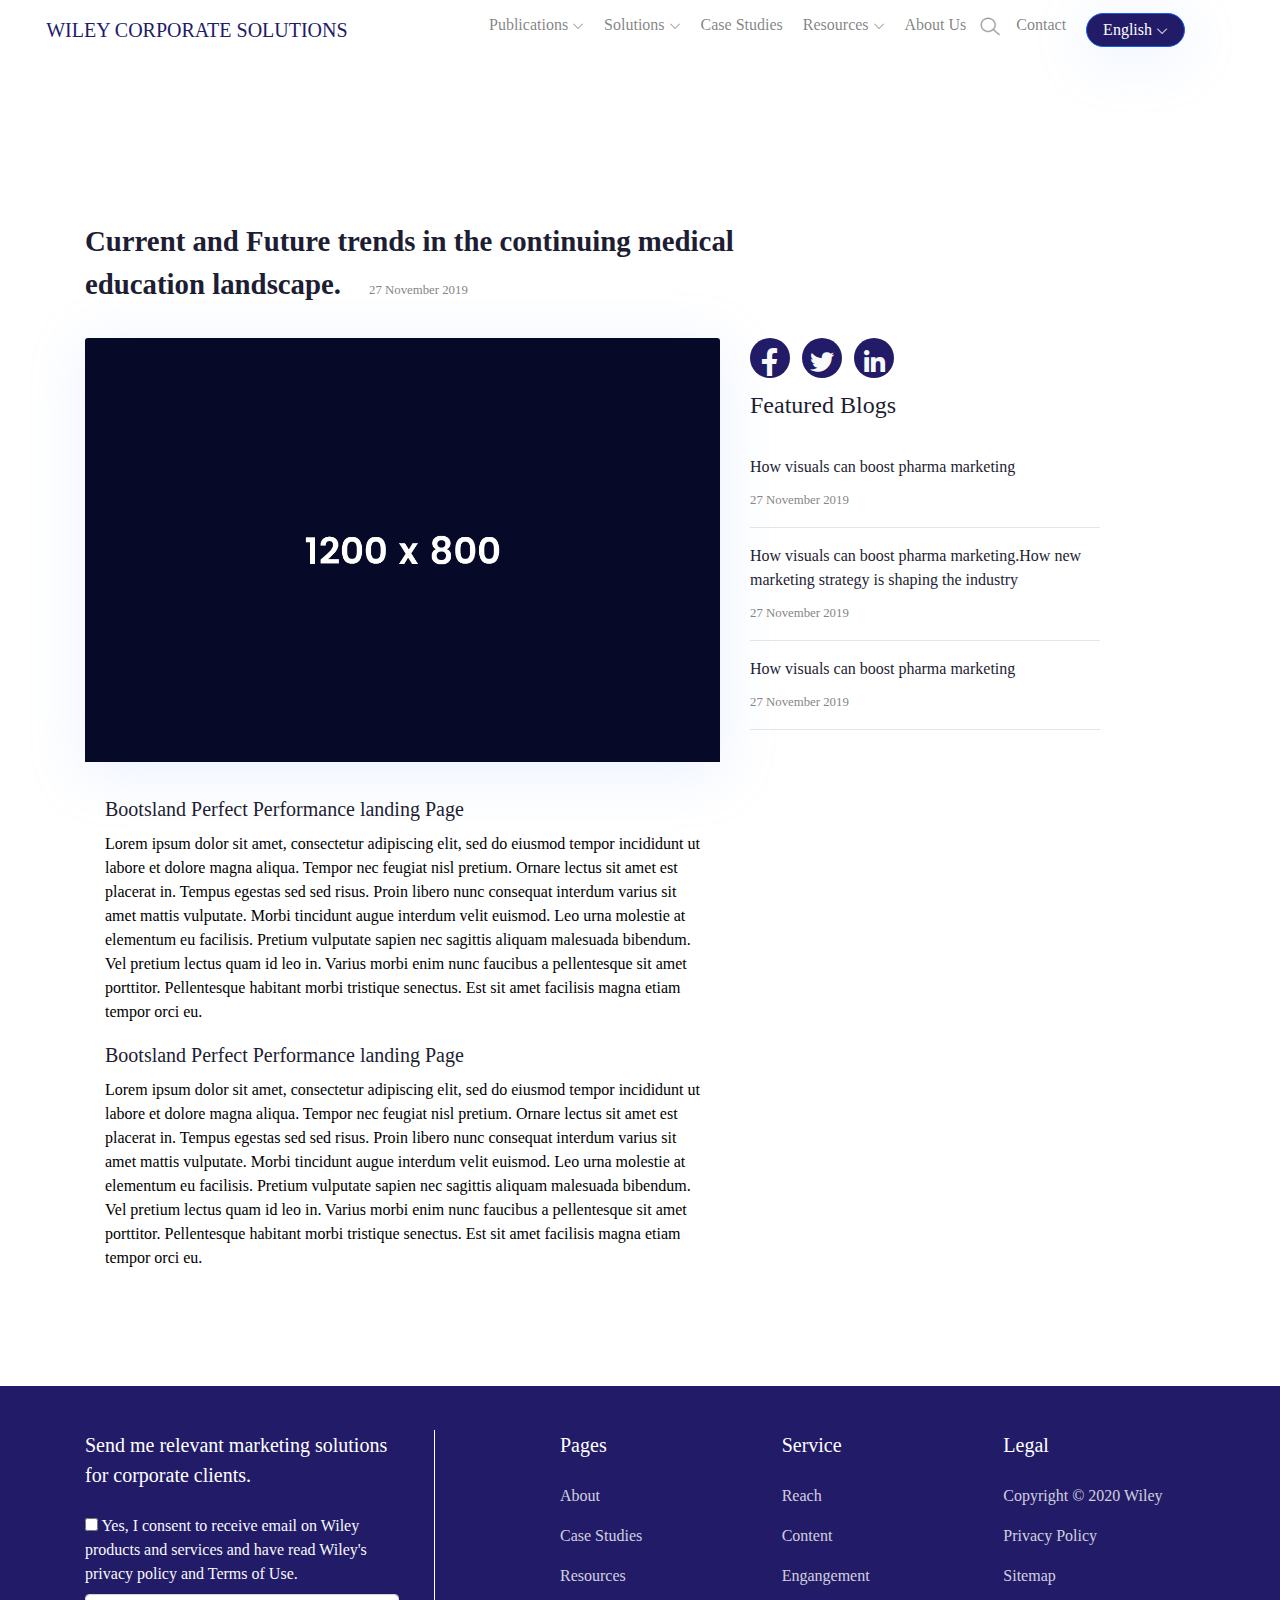
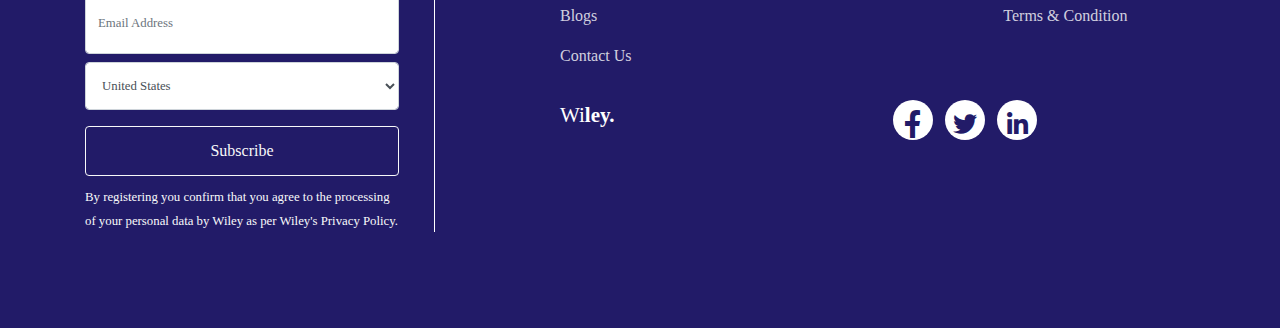
<file: blog-1.html>
<!DOCTYPE html>
<html lang="en">
<head>

<!-- meta tags -->
<meta charset="utf-8">
<meta http-equiv="X-UA-Compatible" content="IE=edge">
<meta name="keywords" content="bootstrap 4, premium, multipurpose, sass, scss, saas" />
<meta name="description" content="Bootstrap 4 Landing Page Template" />
<meta name="author" content="www.wcs.com" />
<meta name="viewport" content="width=device-width, initial-scale=1, shrink-to-fit=no">

<!-- Title -->
<title>Wiley Corporate Solution</title>

<!-- Favicon Icon -->
<link rel="shortcut icon" href="assets/images/wiley.png" />

<!-- inject css start -->

<link href="assets/css/theme-plugin.css" rel="stylesheet" />
<link href="assets/css/theme.min.css" rel="stylesheet" />

<!-- inject css end -->

</head>

<body>

<!-- page wrapper start -->

<div class="page-wrapper">
  
<!-- preloader start -->

<div id="ht-preloader">
  <div class="loader clear-loader">
    <span></span>
    <p>WCS</p>
  </div>
</div>

<!-- preloader end -->

<!--header start-->

<header class="site-header">
  <div id="header-wrap">
    <div class="container">
      <div class="row">
        <!--menu start-->
        <div class="col d-flex align-items-center justify-content-between">
          <a class="navbar-brand logo mb-0" href="index.html">
              Wiley Corporate Solutions<span class="text-primary font-weight-bold"> </span>
            </a>
          <nav class="navbar navbar-expand-lg navbar-light ml-auto">            
            <button class="navbar-toggler" type="button" data-toggle="collapse" data-target="#navbarNav" aria-expanded="false" aria-label="Toggle navigation"> <span class="navbar-toggler-icon"></span>
            </button>
            <div class="collapse navbar-collapse" id="navbarNav">
              <ul class="navbar-nav ml-auto">
                <li class="nav-item dropdown"> <a class="nav-link" href="#" data-toggle="dropdown">Publications <i class="las la-angle-down"></i></a>
                  <ul class="dropdown-menu penu" style="margin-top:-2%">
                    <!-- <li class="d-flex"><a class="dropdown-item" href="index.html">Psychology</a>
                    </li>
                      <li class="d-flex"><a class="dropdown-item" href="index.html">Physical Science & Engineering</a></li>
                    <li class="d-flex"><a class="dropdown-item" href="index.html">Veterinary Medicine</a><a class="dropdown-item" href="index.html">Law & Criminology</a>
                    </li> -->
                      <div style="float: left;"> 
                    <li><a class="dropdown-item" href="index-3.html">Medicine</a>
                    </li>
                    <li><a class="dropdown-item" href="index-8.html">Physical Sciences & Engineering</a>
                    </li>
                    <li><a class="dropdown-item" href="index-3.html">Chemistry</a>
                    </li>
                    <li><a class="dropdown-item" href="index-7.html">Life Sciences</a>
                    </li>
                    <li><a class="dropdown-item" href="index-5.html">Nursing, Detistry & Healthcare</a>
                    </li>
                    <li><a class="dropdown-item" href="index-3.html">Psychology</a>
                    </li>
                    <li><a class="dropdown-item" href="index-4.html">Veterinary Medicine</a>
                    </li>
                   </div>
                   
                   <div style="float: left;"> 
                    <li><a class="dropdown-item" href="index-7.html">Agriculture, Aquaculture & Fish Science</a>
                    </li>
                    <li><a class="dropdown-item" href="index-8.html">Business, Economics, Finance & Accounting </a>
                    </li>
                    <li><a class="dropdown-item" href="index-7.html">Social & Behavioral Sciences</a>
                    </li>
                    <li><a class="dropdown-item" href="index-6.html">Mathematics & Statistics</a>
                    </li>
                    <li><a class="dropdown-item" href="index-9.html">Earth, Space & Environmental Sciences</a>
                    </li>
                    <li><a class="dropdown-item" href="index-3.html">Humanities</a>
                    </li>
                    <li><a class="dropdown-item" href="index-5.html">Law & Criminology</a>
                    </li>
                  </div>
                  </ul>
                </li>
                <li class="nav-item dropdown"> <a class="nav-link" href="#" data-toggle="dropdown"> Solutions <i class="las la-angle-down"></i></a>
                  <ul class="dropdown-menu" style="margin-top:-2%">
                    <li class="dropdown-submenu"><a class="dropdown-item" href="#">Reach</a>
                    </li>
                    <li class="dropdown-submenu"><a class="dropdown-item" href="#">Content</a>
                    </li>
                    <li class="dropdown-submenu"><a class="dropdown-item" href="#">Engagement & Impact</a>
                    </li>
                  </ul>
                </li>
                <li class="nav-item dropdown"> <a class="nav-link" href="#">Case Studies</a><!-- 
                  <ul class="dropdown-menu"style="margin-top:-2%">
                    <li><a class="dropdown-item" href="product-grid.html">Product Grid</a>
                    </li>
                    <li><a class="dropdown-item" href="product-list.html">Product List</a>
                    </li>
                    <li><a class="dropdown-item" href="product-single.html">Product Single</a>
                    </li>
                    <li><a class="dropdown-item" href="product-cart.html">Cart</a>
                    </li>
                    <li><a class="dropdown-item" href="product-checkout.html">Checkout</a>
                    </li>
                    <li><a class="dropdown-item" href="order-complete.html">Order Completed</a>
                    </li>
                  </ul> -->
                </li>
                <li class="nav-item dropdown"> <a class="nav-link" href="#" data-toggle="dropdown">Resources <i class="las la-angle-down"></i></a>
                  <ul class="dropdown-menu" style="margin-top:-2%">
                    <li><a class="dropdown-item" href="feature-accordion.html">Case Studies</a>
                    </li>
                    <li><a class="dropdown-item" href="blog.html">Blog</a>
                    </li>
                    <li><a class="dropdown-item" href="feature-counter.html">Videos</a>
                    </li>
                    <li><a class="dropdown-item" href="feature-icon-box.html">White Papers</a>
                    </li>
                    <li><a class="dropdown-item" href="events.html">Events & Webinars</a>
                    </li>
                    <!-- <li><a class="dropdown-item" href="feature-gallery.html">Lightbox Gallery</a>
                    </li>
                    <li><a class="dropdown-item" href="feature-pricing.html">Price Table</a>
                    </li>
                    <li><a class="dropdown-item" href="feature-video.html">Video Lightbox</a>
                    </li>
                    <li><a class="dropdown-item" href="feature-team.html">Team</a>
                    </li>
                    <li><a class="dropdown-item" href="feature-testimonial.html">Testimonial</a>
                    </li> -->
                  </ul>
                </li>
                <li class="nav-item dropdown"> <a class="nav-link" href="about.html">About Us</a>
                  <!-- <ul class="dropdown-menu" style="margin-top:-2%">
                    <li><a class="dropdown-item" href="product-grid.html">Product Grid</a>
                    </li>
                    <li><a class="dropdown-item" href="product-list.html">Product List</a>
                    </li>
                    <li><a class="dropdown-item" href="product-single.html">Product Single</a>
                    </li>
                    <li><a class="dropdown-item" href="product-cart.html">Cart</a>
                    </li>
                    <li><a class="dropdown-item" href="product-checkout.html">Checkout</a>
                    </li>
                    <li><a class="dropdown-item" href="order-complete.html">Order Completed</a>
                    </li>
                  </ul> -->
                </li>
                <li><img src="assets/images/magnifying1.jpg" height="22" width="30"></li>
                 <li class="nav-item dropdown"> <a class="nav-link" href="#" data-toggle="">Contact</a>
                </li>
                <!--  <li class="nav-item dropdown"> <a class="nav-link" href="#" data-toggle=""><img src="assets/images/magnifying.jpg" height="5" width="5">Contact</a>
                </li> -->
                <li class="nav-item dropdown btn btn-primary shadow px-3 py-1 rounded"> <a class="nav-link text-white " href="#" data-toggle="dropdown">English <i class="las la-angle-down"></i></a>
                  <ul class="dropdown-menu" style="margin-top:-2%">
                    <li class="dropdown-submenu"><a class="dropdown-item not-allowed" href="#">中文</a>
                    </li>
                    <li class="dropdown-submenu"><a class="dropdown-item not-allowed" href="#">Deutsche</a>
                    </li>
                    <li class="dropdown-submenu"><a class="dropdown-item not-allowed" href="#">日本人</a>
                    </li>
                  </ul>
                </li>
              </ul>
            </div>
          </nav>  
         <!--  <a class="btn btn-primary ml-8 d-none d-lg-block" href="#">English</a>   -->                  
        </div>
        <!--menu end--> 
      </div>
    </div>
  </div>
</header>

<!--blog start-->

<section>
  <div class="container">
    <div class="row justify-content-center mb-11">
      <div class="col-12 col-lg-8">
        <!-- <form class="form-inline my-2 my-lg-0">
          <input class="form-control form-control-lg mr-sm-2 w-75" type="search" placeholder="Search" aria-label="Search">
          <button class="btn btn-primary my-2 my-sm-0" type="submit">Search Blog</button>
        </form> -->
      </div>
    </div>
    <div class="row">
      <div class="col-12 mb-5">
        <h3 class="display-4C d-inline-block d-sm-inline mb-2"> Current and Future trends in the continuing medical<br> education landscape.</h3>
        <a class="d-inline text-muted small font-w-1 b-4 ml-0 ml-sm-4" href="#">27 November 2019</a>
      </div>
      
      <div class="col-12 col-lg-7 mb-6 mb-lg-0">
        <!-- Blog Card -->
        <div class="card border-0 bg-transparent">
          <!-- <div class="position-absolute bg-white shadow-primary text-center p-2 rounded ml-3 mt-3">15
            <br>July</div> -->
          <img class="card-img-top shadow" src="assets/images/blog/01.png" alt="Image">
          <div class="card-body pt-5"> <!-- <a class="d-inline-block text-muted mb-2" href="#">Sass</a> -->
            <h2 class="h5 font-weight-medium">
                <a class="link-title" href="blog-single.html">Bootsland Perfect Performance landing Page</a>
              </h2>
            <p>Lorem ipsum dolor sit amet, consectetur adipiscing elit, sed do eiusmod tempor incididunt ut labore et dolore magna aliqua. Tempor nec feugiat nisl pretium. Ornare lectus sit amet est placerat in. Tempus egestas sed sed risus. Proin libero nunc consequat interdum varius sit amet mattis vulputate. Morbi tincidunt augue interdum velit euismod. Leo urna molestie at elementum eu facilisis. Pretium vulputate sapien nec sagittis aliquam malesuada bibendum. Vel pretium lectus quam id leo in. Varius morbi enim nunc faucibus a pellentesque sit amet porttitor. Pellentesque habitant morbi tristique senectus. Est sit amet facilisis magna etiam tempor orci eu.</p>
            <h2 class="h5 font-weight-medium">
                <a class="link-title" href="blog-single.html">Bootsland Perfect Performance landing Page</a>
              </h2>
            <p>Lorem ipsum dolor sit amet, consectetur adipiscing elit, sed do eiusmod tempor incididunt ut labore et dolore magna aliqua. Tempor nec feugiat nisl pretium. Ornare lectus sit amet est placerat in. Tempus egestas sed sed risus. Proin libero nunc consequat interdum varius sit amet mattis vulputate. Morbi tincidunt augue interdum velit euismod. Leo urna molestie at elementum eu facilisis. Pretium vulputate sapien nec sagittis aliquam malesuada bibendum. Vel pretium lectus quam id leo in. Varius morbi enim nunc faucibus a pellentesque sit amet porttitor. Pellentesque habitant morbi tristique senectus. Est sit amet facilisis magna etiam tempor orci eu.</p>
          </div>
          <!-- <div class="card-footer bg-transparent border-0 pt-0">
            <ul class="list-inline mb-0">
              <li class="list-inline-item pr-4"> <a href="#" class="text-muted"><i class="ti-comments mr-1 text-primary"></i> 131</a>
              </li>
              <li class="list-inline-item pr-4"> <a href="#" class="text-muted"><i class="ti-eye mr-1 text-primary"></i> 255</a>
              </li>
              <li class="list-inline-item"> <a href="#" class="text-muted"><i class="ti-comments mr-1 text-primary"></i> 14</a>
              </li>
            </ul>
          </div> -->
          <div></div>
        </div>
        <!-- End Blog Card -->
       <!--  <hr class="my-8"> -->
        <!-- Blog Card -->
        <!-- <div class="card border-0 bg-transparent">
          <div class="position-absolute bg-white shadow-primary text-center p-2 rounded ml-3 mt-3">15
            <br>July</div>
          <img class="card-img-top shadow rounded" src="assets/images/blog/02.png" alt="Image">
          <div class="card-body pt-5"> <a class="d-inline-block text-muted mb-2" href="#">Marketing</a>
            <h2 class="h5 font-weight-medium">
                <a class="link-title" href="blog-single.html">The most powerfull template that make you.</a>
              </h2>
            <p>Businesses need access to development resources serspiciatis unde omnis iste natus error.</p>
          </div>
          <div class="card-footer bg-transparent border-0 pt-0">
            <ul class="list-inline mb-0">
              <li class="list-inline-item pr-4"> <a href="#" class="text-muted"><i class="ti-comments mr-1 text-primary"></i> 131</a>
              </li>
              <li class="list-inline-item pr-4"> <a href="#" class="text-muted"><i class="ti-eye mr-1 text-primary"></i> 255</a>
              </li>
              <li class="list-inline-item"> <a href="#" class="text-muted"><i class="ti-comments mr-1 text-primary"></i> 14</a>
              </li>
            </ul>
          </div>
          <div></div>
        </div> -->
        <!-- End Blog Card -->
       <!--  <hr class="my-8"> -->
        <!-- Blog Card -->
        <!-- <div class="card border-0 bg-transparent">
          <div class="position-absolute bg-white shadow-primary text-center p-2 rounded ml-3 mt-3">15
            <br>July</div>
          <img class="card-img-top shadow rounded" src="assets/images/blog/03.png" alt="Image">
          <div class="card-body pt-5"> <a class="d-inline-block text-muted mb-2" href="#">Landing</a>
            <h2 class="h5 font-weight-medium">
                <a class="link-title" href="blog-single.html">A brand for a company is like a reputation person.</a>
              </h2>
            <p>Businesses need access to development resources serspiciatis unde omnis iste natus error.</p>
          </div>
          <div class="card-footer bg-transparent border-0 pt-0">
            <ul class="list-inline mb-0">
              <li class="list-inline-item pr-4"> <a href="#" class="text-muted"><i class="ti-comments mr-1 text-primary"></i> 131</a>
              </li>
              <li class="list-inline-item pr-4"> <a href="#" class="text-muted"><i class="ti-eye mr-1 text-primary"></i> 255</a>
              </li>
              <li class="list-inline-item"> <a href="#" class="text-muted"><i class="ti-comments mr-1 text-primary"></i> 14</a>
              </li>
            </ul>
          </div>
          <div></div>
        </div> -->
        <!-- End Blog Card -->
<!-- 
        <div class="row mt-11">
  <div class="col-12">
    <nav aria-label="...">
      <ul class="pagination">
        <li class="page-item mr-auto"> <a class="page-link" href="#">Previous</a>
        </li>
        <li class="page-item"><a class="page-link border-0 rounded text-dark" href="#">1</a>
        </li>
        <li class="page-item active" aria-current="page"> <a class="page-link border-0 rounded" href="#">2 <span class="sr-only">(current)</span></a>
        </li>
        <li class="page-item"><a class="page-link border-0 rounded text-dark" href="#">3</a>
        </li>
        <li class="page-item"><a class="page-link border-0 rounded text-dark" href="#">...</a>
        </li>
        <li class="page-item"><a class="page-link border-0 rounded text-dark" href="#">5</a>
        </li>
        <li class="page-item ml-auto"> <a class="page-link" href="#">Next</a>
        </li>
      </ul>
    </nav>
  </div>
</div> -->
      </div>
      <div class="col-12 col-lg-4">
        <div>
          <ul class="list-inline mb-0">
              <li class="list-inline-item"><a class="text-light ic-2x" href="#"><i class="la la-facebook"></i></a>
              </li>
              <!-- <li class="list-inline-item"><a class="text-light ic-2x" href="#"><i class="la la-dribbble"></i></a>
              </li>
              <li class="list-inline-item"><a class="text-light ic-2x" href="#"><i class="la la-instagram"></i></a>
              </li> -->
              <li class="list-inline-item"><a class="text-light ic-2x" href="#"><i class="la la-twitter"></i></a>
              </li>
              <li class="list-inline-item"><a class="text-light ic-2x" href="#"><i class="la la-linkedin"></i></a>
              </li>
            </ul>
          <h4 class="mb-5">Featured Blogs</h4>
          <article>
            <div class="media align-items-center">
              <div class="media-body">
                <h5 class="h6">
                      <a class="link-title" href="blog-single.html">How visuals can boost pharma marketing</a>
                    </h5>
                <a class="d-inline-block text-muted small font-w-1" href="#">27 November 2019</a>
              </div>
            </div>
          </article>
          <hr class="my-3">
          <article>
            <div class="media align-items-center">
              <div class="media-body">
                <h5 class="h6">
                      <a class="link-title" href="blog-single.html">How visuals can boost pharma marketing.How new marketing strategy is shaping the industry</a>
                    </h5>
                <a class="d-inline-block text-muted small font-w-1" href="#">27 November 2019</a>
              </div>
            </div>
          </article>
          <hr class="my-3">
          <article>
            <div class="media align-items-center">
              <div class="media-body">
                <h5 class="h6">
                      <a class="link-title" href="blog-single.html">How visuals can boost pharma marketing</a>
                    </h5>
                <a class="d-inline-block text-muted small font-w-1" href="#">27 November 2019</a>
              </div>
            </div>
          </article>
          <hr class="my-3">
        </div>
       <!--  <div class="mt-11">
          <h4 class="mb-5">Categories</h4>
          <ul class="list-unstyled list-group list-group-flush mb-5">
            <li class="mb-4"> <a class="list-group-item list-group-item-action border-0 p-0" href="#">
                  All
                  <span class="badge badge-primary-soft text-dark font-weight-normal p-2 badge-pill ml-2">74</span>
                </a>
            </li>
            <li class="mb-4"> <a class="list-group-item list-group-item-action border-0 p-0" href="#">
                  Arts and Entertainment
                  <span class="badge badge-primary-soft text-dark font-weight-normal p-2 badge-pill ml-2">23</span>
                </a>
            </li>
            <li class="mb-4"> <a class="list-group-item list-group-item-action border-0 p-0" href="#">
                  Featured
                  <span class="badge badge-primary-soft text-dark font-weight-normal p-2 badge-pill ml-2">14</span>
                </a>
            </li>
            <li class="mb-4"> <a class="list-group-item list-group-item-action border-0 p-0" href="#">
                  Daily news
                  <span class="badge badge-primary-soft text-dark font-weight-normal p-2 badge-pill ml-2">48</span>
                </a>
            </li>
            <li> <a class="list-group-item list-group-item-action border-0 p-0" href="#">
                  Blog Post
                  <span class="badge badge-primary-soft text-dark font-weight-normal p-2 badge-pill ml-2">32</span>
                </a>
            </li>
          </ul>
        </div> -->
<!--         <div class="mt-11">
          <h4 class="mb-5">Tags</h4>
          <div> <a class="btn btn-link text-dark btn-sm bg-primary-soft m-1" href="#">Bootsland</a>
            <a class="btn btn-link text-dark btn-sm bg-primary-soft m-1" href="#">Web Design</a>
            <a class="btn btn-link text-dark btn-sm bg-primary-soft m-1" href="#">Saas</a>
            <a class="btn btn-link text-dark btn-sm bg-primary-soft m-1" href="#">Corporate</a>
            <a class="btn btn-link text-dark btn-sm bg-primary-soft m-1" href="#">Sass</a>
            <a class="btn btn-link text-dark btn-sm bg-primary-soft m-1" href="#">Software</a>
            <a class="btn btn-link text-dark btn-sm bg-primary-soft m-1" href="#">Landing</a>
            <a class="btn btn-link text-dark btn-sm bg-primary-soft m-1" href="#">Startup</a>
          </div>
        </div> -->
      </div>
    </div>
  </div>
</section>

<!--blog end-->

<!--footer start-->

<footer class="py-6 bg-primary position-relative">
  <div class="shape-1" style="height: 150px; overflow: hidden;">
    <!-- <svg viewBox="0 0 500 150" preserveAspectRatio="none" style="height: 100%; width: 100%;">
      <path d="M0.00,49.98 C150.00,150.00 271.49,-50.00 500.00,49.98 L500.00,0.00 L0.00,0.00 Z" style="stroke: none; fill: #fff;"></path>
    </svg> -->
  </div>
  <div class="container mt-1">
    <div class="row">
      <div class="col-12 col-lg-5 col-xl-4 mr-auto mb-6 mb-lg-0">
        <div class="subscribe-form">
          <h5 class="mb-4 text-white">Send me relevant marketing solutions for corporate clients.</h5>
          
          <!-- <h6 class="text-light">Subscribe Our Newsletter</h6> -->
          <form id="mc-form" class="group">
            <div class="checkbox text-light" >
              <label><input type="checkbox" value=""> Yes, I consent to  receive email on  Wiley products and services and have read Wiley's privacy policy and Terms of Use. </label>
            </div>
            <input type="email" value="" name="EMAIL" class="email form-control" id="mc-email" placeholder="Email Address" required="" style="height: 60px;">
            <select class="form-control mt-2" id="sel1">
              <option>United States</option>
              <option>Canada</option>
              <option>Australia</option>
              <option>United Kingdom</option>
              <option>China</option>
              <option>Sigpapore</option>
              <option>France</option>
              <option>Germany</option>
      </select>
            <input class="btn btn-outline-light btn-block mt-3 mb-2" type="submit" name="subscribe" value="Subscribe">
          </form> <small class="text-light">By registering you confirm that you agree to the processing of your  personal data by Wiley as per Wiley's Privacy Policy.</small>
        </div>
      </div>
      <div class="col-12 col-lg-6 col-xl-7">
        <div class="row">
          <div class="col-12 col-sm-4 navbar-dark">
            <h5 class="mb-4 text-white">Pages</h5>
            <ul class="navbar-nav list-unstyled mb-0">
              <li class="mb-3 nav-item"><a class="nav-link" href="about-us-1.html">About</a>
              </li>
              <li class="mb-3 nav-item"><a class="nav-link" href="product-grid.html">Case Studies</a>
              </li>
              <li class="mb-3 nav-item"><a class="nav-link" href="faq.html">Resources</a>
              </li>
              <li class="mb-3 nav-item"><a class="nav-link" href="blog-card.html">Blogs</a>
              </li>
              <li class="nav-item"><a class="nav-link" href="contact-us.html">Contact Us</a>
              </li>
            </ul>
          </div>
          <div class="col-12 col-sm-4 mt-6 mt-sm-0 navbar-dark">
            <h5 class="mb-4 text-white">Service</h5>
            <ul class="navbar-nav list-unstyled mb-0">
              <li class="mb-3 nav-item"><a class="nav-link" href="#">Reach</a>
              </li>
              <li class="mb-3 nav-item"><a class="nav-link" href="#">Content</a>
              </li>
              <li class="mb-3 nav-item"><a class="nav-link" href="login.html">Engangement</a>
              </li>
              <!-- <li class="nav-item"><a class="nav-link" href="career.html">Careers</a>
              </li> -->
            </ul>
          </div>
          <div class="col-12 col-sm-4 mt-6 mt-sm-0 navbar-dark">
            <h5 class="mb-4 text-white">Legal</h5>
            <ul class="navbar-nav list-unstyled mb-0">
              <li class="mb-3 nav-item"><a class="nav-link" href="terms-and-conditions.html">Copyright  &copy 2020 Wiley</a>
              </li>
              <li class="mb-3 nav-item"><a class="nav-link" href="privacy-policy.html">Privacy Policy</a>
              </li>
              <li class="mb-3 nav-item"><a class="nav-link" href="privacy-policy.html">Sitemap</a>
              </li>
              <li class="nav-item"><a class="nav-link" href="#">Terms & Condition</a>
              </li>
            </ul>
          </div>
        </div>
        <div class="row mt-5">
          <div class="col-12 col-sm-6">
            <a class="footer-logo text-white h2 mb-0" href="index.html">
              Wi<span class="font-weight-bold">ley.</span>
            </a>
          </div>
          <div class="col-12 col-sm-6 mt-6 mt-sm-0">
            <ul class="list-inline mb-0">
              <li class="list-inline-item"><a class="text-light ic-2x" href="#"><i class="la la-facebook"></i></a>
              </li>
              <!-- <li class="list-inline-item"><a class="text-light ic-2x" href="#"><i class="la la-dribbble"></i></a>
              </li>
              <li class="list-inline-item"><a class="text-light ic-2x" href="#"><i class="la la-instagram"></i></a>
              </li> -->
              <li class="list-inline-item"><a class="text-light ic-2x" href="#"><i class="la la-twitter"></i></a>
              </li>
              <li class="list-inline-item"><a class="text-light ic-2x" href="#"><i class="la la-linkedin"></i></a>
              </li>
            </ul>
          </div>
        </div>
      </div>
    </div>
    <div class="row text-white text-center mt-8">
     <!--  <div class="col">
        <hr class="mb-8">Copyright 2019 Bootsland Theme by <u><a class="text-white" href="#">ThemeHt</a></u> | All Rights Reserved</div> -->
    </div>
  </div>
</footer>

<!--footer end-->


</div>

<!-- page wrapper end -->

 
<!--back-to-top start-->

<div class="scroll-top"><a class="smoothscroll" href="#top"><i class="las la-angle-up"></i></a></div>

<!--back-to-top end-->

<!-- inject js start -->

<script src="assets/js/theme-plugin.js"></script>
<script src="assets/js/theme-script.js"></script>

<!-- inject js end -->


<div class="background">
  <!-- <img src="assets/images/homepage/homepage-one.jpg" class="img-fluid" alt="..."> -->
</div>

</body>

</html>
</file>
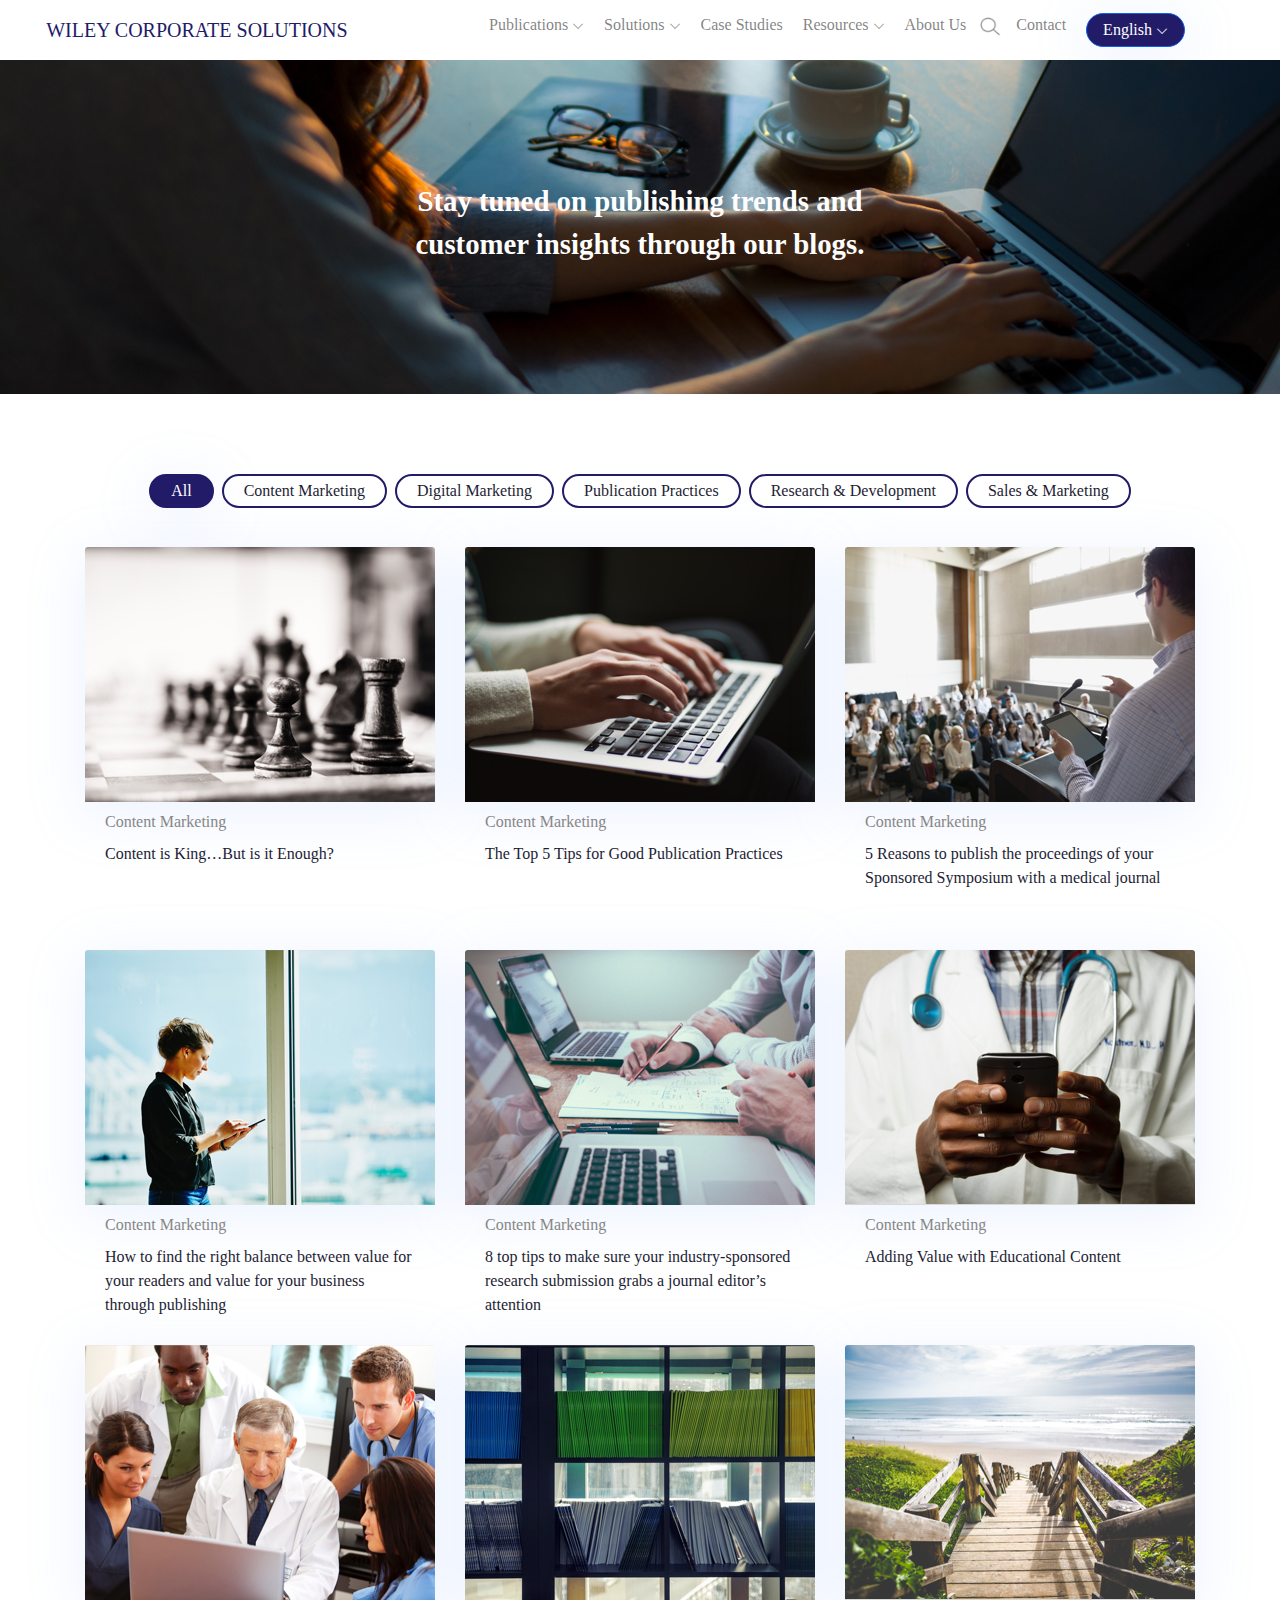
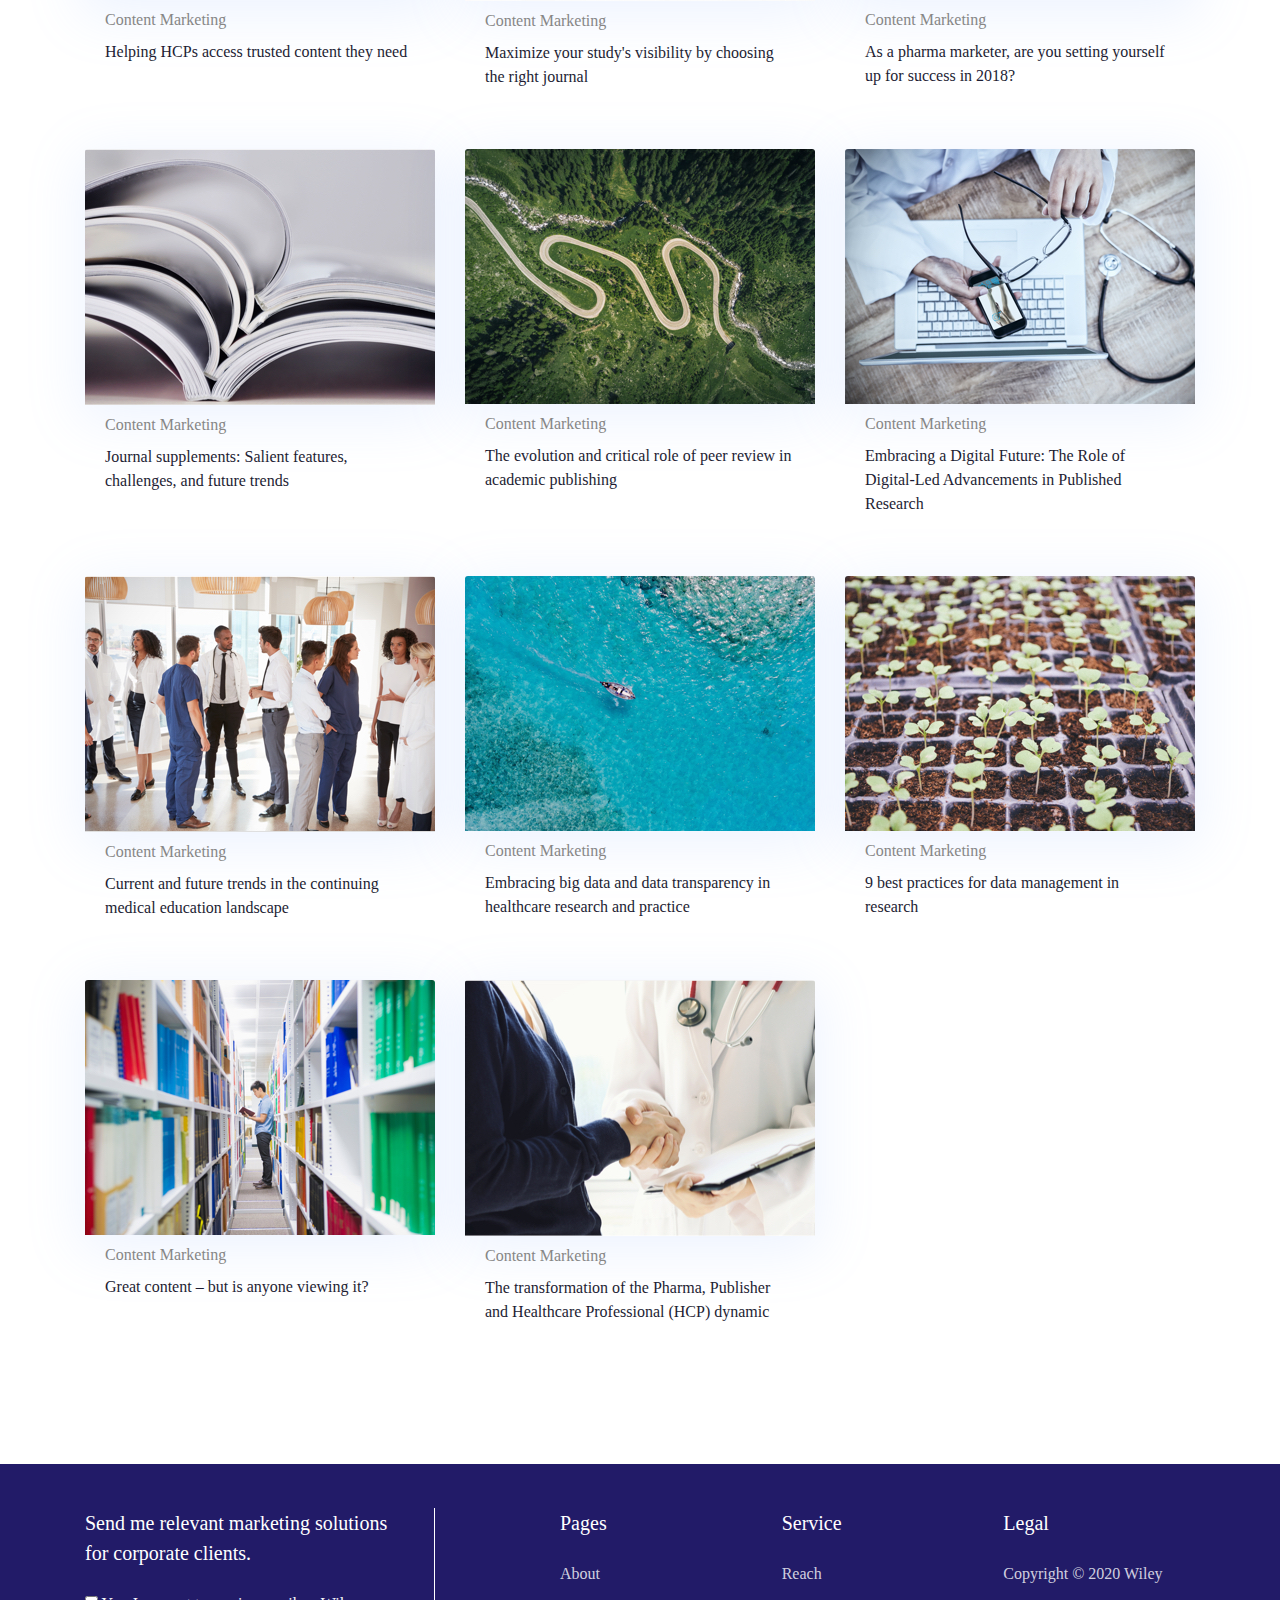
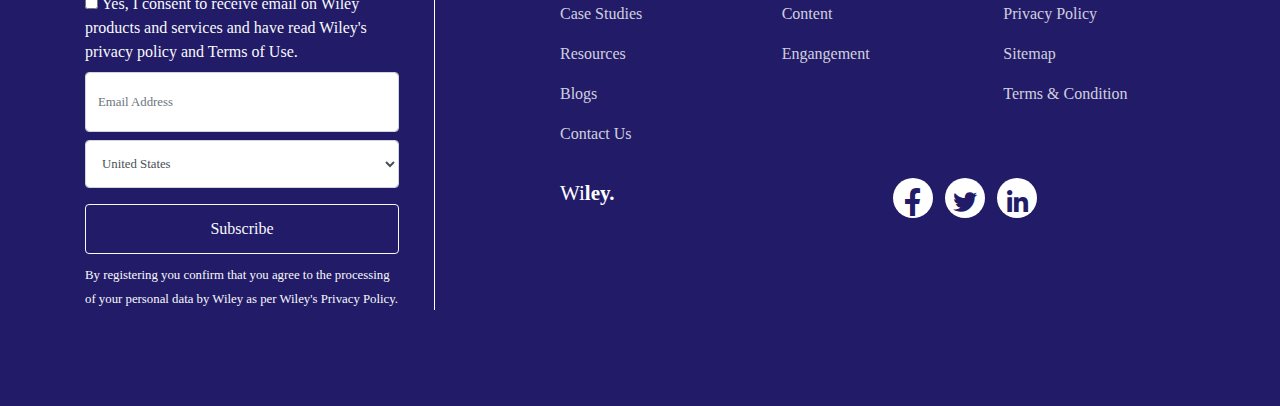
<file: blog.html>
<!DOCTYPE html>
<html lang="en">
<head>

<!-- meta tags -->
<meta charset="utf-8">
<meta http-equiv="X-UA-Compatible" content="IE=edge">
<meta name="keywords" content="bootstrap 4, premium, multipurpose, sass, scss, saas" />
<meta name="description" content="Bootstrap 4 Landing Page Template" />
<meta name="author" content="www.themeht.com" />
<meta name="viewport" content="width=device-width, initial-scale=1, shrink-to-fit=no">

<!-- Title -->
<title>Wiley Corporate Solution</title>

<!-- Favicon Icon -->
<link rel="shortcut icon" href="assets/images/wiley.png"/>

<!-- inject css start -->

<link href="assets/css/theme-plugin.css" rel="stylesheet" />
<link href="assets/css/theme.min.css" rel="stylesheet" />

<!-- inject css end -->

</head>

<body>

<!-- page wrapper start -->

<div class="page-wrapper">
  
<!-- preloader start -->

<div id="ht-preloader">
  <div class="loader clear-loader">
    <span></span>
    <p>WCS</p>
  </div>
</div>

<!-- preloader end -->
<!--header start-->

<header class="site-header">
  <div id="header-wrap">
    <div class="container">
      <div class="row">
        <!--menu start-->
        <div class="col d-flex align-items-center justify-content-between">
          <a class="navbar-brand logo mb-0" href="index.html">
              Wiley Corporate Solutions<span class="text-primary font-weight-bold"> </span>
            </a>
          <nav class="navbar navbar-expand-lg navbar-light ml-auto">            
            <button class="navbar-toggler" type="button" data-toggle="collapse" data-target="#navbarNav" aria-expanded="false" aria-label="Toggle navigation"> <span class="navbar-toggler-icon"></span>
            </button>
            <div class="collapse navbar-collapse" id="navbarNav">
              <ul class="navbar-nav ml-auto">
                <li class="nav-item dropdown"> <a class="nav-link" href="#" data-toggle="dropdown">Publications <i class="las la-angle-down"></i></a>
                  <ul class="dropdown-menu penu" style="margin-top:-2%">
                    <!-- <li class="d-flex"><a class="dropdown-item" href="index.html">Psychology</a>
                    </li>
                      <li class="d-flex"><a class="dropdown-item" href="index.html">Physical Science & Engineering</a></li>
                    <li class="d-flex"><a class="dropdown-item" href="index.html">Veterinary Medicine</a><a class="dropdown-item" href="index.html">Law & Criminology</a>
                    </li> -->
                      <div style="float: left;"> 
                    <li><a class="dropdown-item" href="index-3.html">Medicine</a>
                    </li>
                    <li><a class="dropdown-item" href="index-8.html">Physical Sciences & Engineering</a>
                    </li>
                    <li><a class="dropdown-item" href="index-3.html">Chemistry</a>
                    </li>
                    <li><a class="dropdown-item" href="index-7.html">Life Sciences</a>
                    </li>
                    <li><a class="dropdown-item" href="index-5.html">Nursing, Detistry & Healthcare</a>
                    </li>
                    <li><a class="dropdown-item" href="index-3.html">Psychology</a>
                    </li>
                    <li><a class="dropdown-item" href="index-4.html">Veterinary Medicine</a>
                    </li>
                   </div>
                   
                   <div style="float: left;"> 
                    <li><a class="dropdown-item" href="index-7.html">Agriculture, Aquaculture & Fish Science</a>
                    </li>
                    <li><a class="dropdown-item" href="index-8.html">Business, Economics, Finance & Accounting </a>
                    </li>
                    <li><a class="dropdown-item" href="index-7.html">Social & Behavioral Sciences</a>
                    </li>
                    <li><a class="dropdown-item" href="index-6.html">Mathematics & Statistics</a>
                    </li>
                    <li><a class="dropdown-item" href="index-9.html">Earth, Space & Environmental Sciences</a>
                    </li>
                    <li><a class="dropdown-item" href="index-3.html">Humanities</a>
                    </li>
                    <li><a class="dropdown-item" href="index-5.html">Law & Criminology</a>
                    </li>
                  </div>
                  </ul>
                </li>
                <li class="nav-item dropdown"> <a class="nav-link" href="#" data-toggle="dropdown"> Solutions <i class="las la-angle-down"></i></a>
                  <ul class="dropdown-menu" style="margin-top:-2%">
                    <li class="dropdown-submenu"><a class="dropdown-item" href="#">Reach</a>
                    </li>
                    <li class="dropdown-submenu"><a class="dropdown-item" href="#">Content</a>
                    </li>
                    <li class="dropdown-submenu"><a class="dropdown-item" href="#">Engagement & Impact</a>
                    </li>
                  </ul>
                </li>
                <li class="nav-item dropdown"> <a class="nav-link" href="#">Case Studies</a><!-- 
                  <ul class="dropdown-menu"style="margin-top:-2%">
                    <li><a class="dropdown-item" href="product-grid.html">Product Grid</a>
                    </li>
                    <li><a class="dropdown-item" href="product-list.html">Product List</a>
                    </li>
                    <li><a class="dropdown-item" href="product-single.html">Product Single</a>
                    </li>
                    <li><a class="dropdown-item" href="product-cart.html">Cart</a>
                    </li>
                    <li><a class="dropdown-item" href="product-checkout.html">Checkout</a>
                    </li>
                    <li><a class="dropdown-item" href="order-complete.html">Order Completed</a>
                    </li>
                  </ul> -->
                </li>
                <li class="nav-item dropdown"> <a class="nav-link" href="#" data-toggle="dropdown">Resources <i class="las la-angle-down"></i></a>
                  <ul class="dropdown-menu" style="margin-top:-2%">
                    <li><a class="dropdown-item" href="feature-accordion.html">Case Studies</a>
                    </li>
                    <li><a class="dropdown-item" href="blog.html">Blog</a>
                    </li>
                    <li><a class="dropdown-item" href="feature-counter.html">Videos</a>
                    </li>
                    <li><a class="dropdown-item" href="feature-icon-box.html">White Papers</a>
                    </li>
                    <li><a class="dropdown-item" href="events.html">Events & Webinars</a>
                    </li>
                    <!-- <li><a class="dropdown-item" href="feature-gallery.html">Lightbox Gallery</a>
                    </li>
                    <li><a class="dropdown-item" href="feature-pricing.html">Price Table</a>
                    </li>
                    <li><a class="dropdown-item" href="feature-video.html">Video Lightbox</a>
                    </li>
                    <li><a class="dropdown-item" href="feature-team.html">Team</a>
                    </li>
                    <li><a class="dropdown-item" href="feature-testimonial.html">Testimonial</a>
                    </li> -->
                  </ul>
                </li>
                <li class="nav-item dropdown"> <a class="nav-link" href="about.html">About Us</a>
                  <!-- <ul class="dropdown-menu" style="margin-top:-2%">
                    <li><a class="dropdown-item" href="product-grid.html">Product Grid</a>
                    </li>
                    <li><a class="dropdown-item" href="product-list.html">Product List</a>
                    </li>
                    <li><a class="dropdown-item" href="product-single.html">Product Single</a>
                    </li>
                    <li><a class="dropdown-item" href="product-cart.html">Cart</a>
                    </li>
                    <li><a class="dropdown-item" href="product-checkout.html">Checkout</a>
                    </li>
                    <li><a class="dropdown-item" href="order-complete.html">Order Completed</a>
                    </li>
                  </ul> -->
                </li>
                <li><img src="assets/images/magnifying1.jpg" height="22" width="30"></li>
                 <li class="nav-item dropdown"> <a class="nav-link" href="#" data-toggle="">Contact</a>
                </li>
                <!--  <li class="nav-item dropdown"> <a class="nav-link" href="#" data-toggle=""><img src="assets/images/magnifying.jpg" height="5" width="5">Contact</a>
                </li> -->
                <li class="nav-item dropdown btn btn-primary shadow px-3 py-1 rounded"> <a class="nav-link text-white " href="#" data-toggle="dropdown">English <i class="las la-angle-down"></i></a>
                  <ul class="dropdown-menu" style="margin-top:-2%">
                    <li class="dropdown-submenu"><a class="dropdown-item not-allowed" href="#">中文</a>
                    </li>
                    <li class="dropdown-submenu"><a class="dropdown-item not-allowed" href="#">Deutsche</a>
                    </li>
                    <li class="dropdown-submenu"><a class="dropdown-item not-allowed" href="#">日本人</a>
                    </li>
                  </ul>
                </li>
              </ul>
            </div>
          </nav>  
         <!--  <a class="btn btn-primary ml-8 d-none d-lg-block" href="#">English</a>   -->                  
        </div>
        <!--menu end--> 
      </div>
    </div>
  </div>
</header>

<!--hero section start-->


<section class="position-relative overflow-hidden text-white" style="background-image: url(assets/images/blog/blog-hero.jpg);background-size: cover;background-repeat: no-repeat;">
  <div class="container">
    <div class="row">
      <div class="col-12 col-lg-12 py-6 z-index-1 text-center">
        <!-- Heading -->
      
        <h3 class="display-4C mt-0">
              Stay tuned on publishing trends and <br> customer insights through our blogs.            
            </h3>

             <!--  <div class="video-btn ml-5"> <a class="play-btn popup-youtube text-center" href="https://www.youtube.com/watch?v=oSAKQoDg41I"><i class="la la-play"></i></a>
          <div class="spinner-eff">
            <div class="spinner-circle circle-1"></div>
            <div class="spinner-circle circle-2"></div>
          </div>
        </div> -->
        <!-- Text -->
        <!-- <p class="lead text-muted">Build a Beautiful, Clean & Modern Design website with flexible Bootstrap components.</p> -->
      </div>
    </div>
    <!-- / .row -->
  </div>
  <!-- / .container -->
</section>

<!--hero section end--> 


<!--body content start-->

<div class="page-content">

<!--portfolio start-->

<section>
  <div class="container">
    <div class="row">
      <div class="col text-center">
        <div class="portfolio-filter">
          <button data-filter="" class="is-checked mb-3 mb-sm-0">All</button>
          <button data-filter=".cat1" class="mb-3 mb-sm-0">Content Marketing</button>
          <button data-filter=".cat2" class="mb-3 mb-sm-0">Digital Marketing</button>
          <button data-filter=".cat3">Publication Practices</button>
          <button data-filter=".cat4"> Research  & Development</button>
          <button data-filter=".cat5">Sales & Marketing</button>
        </div>
      </div>
    </div>
  </div>
  <div class="container">
    <div class="row">
      <div class="col-lg-12 col-md-12">
        <div class="grid columns-3 row popup-gallery">
          <div class="grid-sizer"></div>
          <div class="grid-item col-lg-4 col-md-6 mb-5 cat3">
          <!-- Blog Card -->
        <div class="card border-0 bg-transparent">
          <!-- <div class="position-absolute bg-dark text-white shadow-primary text-center p-2 ml-3 mt-3">VIDEO</div> -->
          <img class="card-img-top shadow" src="assets/images/blog/blog-image-one.jpg" alt="Image">
          <div class="card-body pt-2"> <a class="d-inline-block text-muted mb-2" href="#">Content Marketing</a>
            <h2 class="h6 font-weight-medium">
                <a class="link-title" href="blog-1.html">Content is King…But is it Enough?</a>
              </h2>
          <!--   <p>Discover what a partnership with us looks like for so many global pharmaceutical companies. </p> -->
          </div>
          <div></div>
        </div>
        <!-- End Blog Card -->
          </div>
          <div class="grid-item col-lg-4 col-md-6 mb-5 cat3 cat5">
          <!--  <div class="col-12 col-lg-4"> -->
        <!-- Blog Card -->
        <div class="card border-0 bg-transparent">
          <!-- <div class="position-absolute bg-dark text-white shadow-primary text-center p-2 ml-3 mt-3">VIDEO</div> -->
          <img class="card-img-top shadow" src="assets/images/blog/blog-image-two.jpg" alt="Image">
          <div class="card-body pt-2"> <a class="d-inline-block text-muted mb-2" href="#">Content Marketing</a>
            <h2 class="h6 font-weight-medium">
                <a class="link-title" href="blog-single.html">The Top 5 Tips for Good Publication Practices</a>
              </h2>
          <!--   <p>Discover what a partnership with us looks like for so many global pharmaceutical companies. </p> -->
          </div>
          <div></div>
        </div>
        <!-- End Blog Card -->
      <!-- </div> -->
          </div>
          <div class="grid-item col-lg-4 col-md-6 mb-5 cat4 cat2">
           <!-- Blog Card -->
        <div class="card border-0 bg-transparent">
          <!-- <div class="position-absolute bg-dark text-white shadow-primary text-center p-2 ml-3 mt-3">VIDEO</div> -->
          <img class="card-img-top shadow" src="assets/images/blog/blog-image-three.jpg" alt="Image">
          <div class="card-body pt-2"> <a class="d-inline-block text-muted mb-2" href="#">Content Marketing</a>
            <h2 class="h6 font-weight-medium">
                <a class="link-title" href="blog-single.html">5 Reasons to publish the proceedings of your Sponsored Symposium with a medical journal</a>
              </h2>
          <!--   <p>Discover what a partnership with us looks like for so many global pharmaceutical companies. </p> -->
          </div>
          <div></div>
        </div>
        <!-- End Blog Card -->
          </div>
          <div class="grid-item col-lg-4 col-md-6 mb-5 mb-lg-0 cat2 cat3">
             <div class="card border-0 bg-transparent">
          <!-- <div class="position-absolute bg-dark text-white shadow-primary text-center p-2 ml-3 mt-3">VIDEO</div> -->
          <img class="card-img-top shadow" src="assets/images/blog/blog-image-four.jpg" alt="Image" height="255" width="350">
          <div class="card-body pt-2"> <a class="d-inline-block text-muted mb-2" href="#">Content Marketing</a>
            <h2 class="h6 font-weight-medium">
                <a class="link-title" href="blog-single.html">How to find the right balance between value for your readers and value for your business through publishing</a>
              </h2>
          <!--   <p>Discover what a partnership with us looks like for so many global pharmaceutical companies. </p> -->
          </div>
          <div></div>
        </div>
          </div>
          <div class="grid-item col-lg-4 col-md-6 mb-5 mb-md-0 cat1 cat4">
             <div class="card border-0 bg-transparent">
          <!-- <div class="position-absolute bg-dark text-white shadow-primary text-center p-2 ml-3 mt-3">VIDEO</div> -->
          <img class="card-img-top shadow" src="assets/images/blog/blog-image-five.jpg" alt="Image">
          <div class="card-body pt-2"> <a class="d-inline-block text-muted mb-2" href="#">Content Marketing</a>
            <h2 class="h6 font-weight-medium">
                <a class="link-title" href="blog-single.html">8 top tips to make sure your industry-sponsored research submission grabs a journal editor’s attention</a>
              </h2>
          <!--   <p>Discover what a partnership with us looks like for so many global pharmaceutical companies. </p> -->
          </div>
          <div></div>
        </div>
          </div>
          <div class="grid-item col-lg-4 col-md-6 cat1 cat3">
             <div class="card border-0 bg-transparent">
          <!-- <div class="position-absolute bg-dark text-white shadow-primary text-center p-2 ml-3 mt-3">VIDEO</div> -->
          <img class="card-img-top shadow" src="assets/images/blog/blog-image-six.jpg" alt="Image">
          <div class="card-body pt-2"> <a class="d-inline-block text-muted mb-2" href="#">Content Marketing</a>
            <h2 class="h6 font-weight-medium">
                <a class="link-title" href="blog-single.html">Adding Value with Educational Content</a>
              </h2>
          <!--   <p>Discover what a partnership with us looks like for so many global pharmaceutical companies. </p> -->
          </div>
          <div></div>
        </div>
          </div>
               <div class="grid-item col-lg-4 col-md-6 mb-5 cat3">
          <!-- Blog Card -->
        <div class="card border-0 bg-transparent">
          <!-- <div class="position-absolute bg-dark text-white shadow-primary text-center p-2 ml-3 mt-3">VIDEO</div> -->
          <img class="card-img-top shadow" src="assets/images/blog/blog-image-seven.jpg" alt="Image">
          <div class="card-body pt-2"> <a class="d-inline-block text-muted mb-2" href="#">Content Marketing</a>
            <h2 class="h6 font-weight-medium">
                <a class="link-title" href="blog-single.html">Helping HCPs access trusted content they need</a>
              </h2>
          <!--   <p>Discover what a partnership with us looks like for so many global pharmaceutical companies. </p> -->
          </div>
          <div></div>
        </div>
        <!-- End Blog Card -->
          </div>
           <div class="grid-item col-lg-4 col-md-6 mb-5 cat3">
          <!-- Blog Card -->
        <div class="card border-0 bg-transparent">
          <!-- <div class="position-absolute bg-dark text-white shadow-primary text-center p-2 ml-3 mt-3">VIDEO</div> -->
          <img class="card-img-top shadow" src="assets/images/blog/blog-image-eight.jpg" alt="Image">
          <div class="card-body pt-2"> <a class="d-inline-block text-muted mb-2" href="#">Content Marketing</a>
            <h2 class="h6 font-weight-medium">
                <a class="link-title" href="blog-single.html">Maximize your study's visibility by choosing the right journal</a>
              </h2>
          <!--   <p>Discover what a partnership with us looks like for so many global pharmaceutical companies. </p> -->
          </div>
          <div></div>
        </div>
        <!-- End Blog Card -->
          </div>
           <div class="grid-item col-lg-4 col-md-6 mb-5 cat3">
          <!-- Blog Card -->
        <div class="card border-0 bg-transparent">
          <!-- <div class="position-absolute bg-dark text-white shadow-primary text-center p-2 ml-3 mt-3">VIDEO</div> -->
          <img class="card-img-top shadow" src="assets/images/blog/blog-image-nine.jpg" alt="Image">
          <div class="card-body pt-2"> <a class="d-inline-block text-muted mb-2" href="#">Content Marketing</a>
            <h2 class="h6 font-weight-medium">
                <a class="link-title" href="blog-single.html">As a pharma marketer, are you setting yourself up for success in 2018?</a>
              </h2>
          <!--   <p>Discover what a partnership with us looks like for so many global pharmaceutical companies. </p> -->
          </div>
          <div></div>
        </div>
        <!-- End Blog Card -->
          </div>
           <div class="grid-item col-lg-4 col-md-6 mb-5 cat3">
          <!-- Blog Card -->
        <div class="card border-0 bg-transparent">
          <!-- <div class="position-absolute bg-dark text-white shadow-primary text-center p-2 ml-3 mt-3">VIDEO</div> -->
          <img class="card-img-top shadow" src="assets/images/blog/blog-image-ten.jpg" alt="Image">
          <div class="card-body pt-2"> <a class="d-inline-block text-muted mb-2" href="#">Content Marketing</a>
            <h2 class="h6 font-weight-medium">
                <a class="link-title" href="blog-single.html">Journal supplements: Salient features, challenges, and future trends</a>
              </h2>
          <!--   <p>Discover what a partnership with us looks like for so many global pharmaceutical companies. </p> -->
          </div>
          <div></div>
        </div>
        <!-- End Blog Card -->
          </div>
           <div class="grid-item col-lg-4 col-md-6 mb-5 cat3">
          <!-- Blog Card -->
        <div class="card border-0 bg-transparent">
          <!-- <div class="position-absolute bg-dark text-white shadow-primary text-center p-2 ml-3 mt-3">VIDEO</div> -->
          <img class="card-img-top shadow" src="assets/images/blog/blog-image-eleven.jpg" alt="Image">
          <div class="card-body pt-2"> <a class="d-inline-block text-muted mb-2" href="#">Content Marketing</a>
            <h2 class="h6 font-weight-medium">
                <a class="link-title" href="blog-single.html">The evolution and critical role of peer review in academic publishing</a>
              </h2>
          <!--   <p>Discover what a partnership with us looks like for so many global pharmaceutical companies. </p> -->
          </div>
          <div></div>
        </div>
        <!-- End Blog Card -->
          </div>
           <div class="grid-item col-lg-4 col-md-6 mb-5 cat3">
          <!-- Blog Card -->
        <div class="card border-0 bg-transparent">
          <!-- <div class="position-absolute bg-dark text-white shadow-primary text-center p-2 ml-3 mt-3">VIDEO</div> -->
          <img class="card-img-top shadow" src="assets/images/blog/blog-image-tweleve.jpg" alt="Image">
          <div class="card-body pt-2"> <a class="d-inline-block text-muted mb-2" href="#">Content Marketing</a>
            <h2 class="h6 font-weight-medium">
                <a class="link-title" href="blog-single.html">Embracing a Digital Future: The Role of Digital-Led Advancements in Published Research</a>
              </h2>
          <!--   <p>Discover what a partnership with us looks like for so many global pharmaceutical companies. </p> -->
          </div>
          <div></div>
        </div>
        <!-- End Blog Card -->
          </div>
           <div class="grid-item col-lg-4 col-md-6 mb-5 cat3">
          <!-- Blog Card -->
        <div class="card border-0 bg-transparent">
          <!-- <div class="position-absolute bg-dark text-white shadow-primary text-center p-2 ml-3 mt-3">VIDEO</div> -->
          <img class="card-img-top shadow" src="assets/images/blog/blog-image-thirteen.jpg" alt="Image">
          <div class="card-body pt-2"> <a class="d-inline-block text-muted mb-2" href="#">Content Marketing</a>
            <h2 class="h6 font-weight-medium">
                <a class="link-title" href="blog-single.html">Current and future trends in the continuing medical education landscape</a>
              </h2>
          <!--   <p>Discover what a partnership with us looks like for so many global pharmaceutical companies. </p> -->
          </div>
          <div></div>
        </div>
        <!-- End Blog Card -->
          </div>
           <div class="grid-item col-lg-4 col-md-6 mb-5 cat3">
          <!-- Blog Card -->
        <div class="card border-0 bg-transparent">
          <!-- <div class="position-absolute bg-dark text-white shadow-primary text-center p-2 ml-3 mt-3">VIDEO</div> -->
          <img class="card-img-top shadow" src="assets/images/blog/blog-image-fourteen.jpg" alt="Image">
          <div class="card-body pt-2"> <a class="d-inline-block text-muted mb-2" href="#">Content Marketing</a>
            <h2 class="h6 font-weight-medium">
                <a class="link-title" href="blog-single.html">Embracing big data and data transparency in healthcare research and practice</a>
              </h2>
          <!--   <p>Discover what a partnership with us looks like for so many global pharmaceutical companies. </p> -->
          </div>
          <div></div>
        </div>
        <!-- End Blog Card -->
          </div>
           <div class="grid-item col-lg-4 col-md-6 mb-5 cat3">
          <!-- Blog Card -->
        <div class="card border-0 bg-transparent">
          <!-- <div class="position-absolute bg-dark text-white shadow-primary text-center p-2 ml-3 mt-3">VIDEO</div> -->
          <img class="card-img-top shadow" src="assets/images/blog/blog-image-fifteen.jpg" alt="Image">
          <div class="card-body pt-2"> <a class="d-inline-block text-muted mb-2" href="#">Content Marketing</a>
            <h2 class="h6 font-weight-medium">
                <a class="link-title" href="blog-single.html">9 best practices for data management in research</a>
              </h2>
          <!--   <p>Discover what a partnership with us looks like for so many global pharmaceutical companies. </p> -->
          </div>
          <div></div>
        </div>
        <!-- End Blog Card -->
          </div>
           <div class="grid-item col-lg-4 col-md-6 mb-5 cat3">
          <!-- Blog Card -->
        <div class="card border-0 bg-transparent">
          <!-- <div class="position-absolute bg-dark text-white shadow-primary text-center p-2 ml-3 mt-3">VIDEO</div> -->
          <img class="card-img-top shadow" src="assets/images/blog/blog-image-sixteen.jpg" alt="Image">
          <div class="card-body pt-2"> <a class="d-inline-block text-muted mb-2" href="#">Content Marketing</a>
            <h2 class="h6 font-weight-medium">
                <a class="link-title" href="blog-single.html">Great content – but is anyone viewing it?</a>
              </h2>
          <!--   <p>Discover what a partnership with us looks like for so many global pharmaceutical companies. </p> -->
          </div>
          <div></div>
        </div>
        <!-- End Blog Card -->
          </div>
           <div class="grid-item col-lg-4 col-md-6 mb-5 cat3">
          <!-- Blog Card -->
        <div class="card border-0 bg-transparent">
          <!-- <div class="position-absolute bg-dark text-white shadow-primary text-center p-2 ml-3 mt-3">VIDEO</div> -->
          <img class="card-img-top shadow" src="assets/images/blog/blog-image-seventeen.jpg" alt="Image">
          <div class="card-body pt-2"> <a class="d-inline-block text-muted mb-2" href="#">Content Marketing</a>
            <h2 class="h6 font-weight-medium">
                <a class="link-title" href="blog-single.html">The transformation of the Pharma, Publisher and Healthcare Professional (HCP) dynamic</a>
              </h2>
          <!--   <p>Discover what a partnership with us looks like for so many global pharmaceutical companies. </p> -->
          </div>
          <div></div>
        </div>
        <!-- End Blog Card -->
          </div>

        </div>
      </div>
    </div>
  </div>
</section>

<!--portfolio end-->


</div>

<!--body content end--> 


<!--footer start-->

<footer class="py-6 bg-primary position-relative">
  <div class="shape-1" style="height: 150px; overflow: hidden;">
    <!-- <svg viewBox="0 0 500 150" preserveAspectRatio="none" style="height: 100%; width: 100%;">
      <path d="M0.00,49.98 C150.00,150.00 271.49,-50.00 500.00,49.98 L500.00,0.00 L0.00,0.00 Z" style="stroke: none; fill: #fff;"></path>
    </svg> -->
  </div>
  <div class="container mt-1">
    <div class="row">
      <div class="col-12 col-lg-5 col-xl-4 mr-auto mb-6 mb-lg-0">
        <div class="subscribe-form">
          <h5 class="mb-4 text-white">Send me relevant marketing solutions for corporate clients.</h5>
          
          <!-- <h6 class="text-light">Subscribe Our Newsletter</h6> -->
          <form id="mc-form" class="group">
            <div class="checkbox text-light" >
              <label><input type="checkbox" value=""> Yes, I consent to  receive email on  Wiley products and services and have read Wiley's privacy policy and Terms of Use. </label>
            </div>
            <input type="email" value="" name="EMAIL" class="email form-control" id="mc-email" placeholder="Email Address" required="" style="height: 60px;">
            <select class="form-control mt-2" id="sel1">
              <option>United States</option>
              <option>Canada</option>
              <option>Australia</option>
              <option>United Kingdom</option>
              <option>China</option>
              <option>Sigpapore</option>
              <option>France</option>
              <option>Germany</option>
      </select>
            <input class="btn btn-outline-light btn-block mt-3 mb-2" type="submit" name="subscribe" value="Subscribe">
          </form> <small class="text-light">By registering you confirm that you agree to the processing of your  personal data by Wiley as per Wiley's Privacy Policy.</small>
        </div>
      </div>
      <div class="col-12 col-lg-6 col-xl-7">
        <div class="row">
          <div class="col-12 col-sm-4 navbar-dark">
            <h5 class="mb-4 text-white">Pages</h5>
            <ul class="navbar-nav list-unstyled mb-0">
              <li class="mb-3 nav-item"><a class="nav-link" href="about-us-1.html">About</a>
              </li>
              <li class="mb-3 nav-item"><a class="nav-link" href="product-grid.html">Case Studies</a>
              </li>
              <li class="mb-3 nav-item"><a class="nav-link" href="faq.html">Resources</a>
              </li>
              <li class="mb-3 nav-item"><a class="nav-link" href="blog-card.html">Blogs</a>
              </li>
              <li class="nav-item"><a class="nav-link" href="contact-us.html">Contact Us</a>
              </li>
            </ul>
          </div>
          <div class="col-12 col-sm-4 mt-6 mt-sm-0 navbar-dark">
            <h5 class="mb-4 text-white">Service</h5>
            <ul class="navbar-nav list-unstyled mb-0">
              <li class="mb-3 nav-item"><a class="nav-link" href="#">Reach</a>
              </li>
              <li class="mb-3 nav-item"><a class="nav-link" href="#">Content</a>
              </li>
              <li class="mb-3 nav-item"><a class="nav-link" href="login.html">Engangement</a>
              </li>
              <!-- <li class="nav-item"><a class="nav-link" href="career.html">Careers</a>
              </li> -->
            </ul>
          </div>
          <div class="col-12 col-sm-4 mt-6 mt-sm-0 navbar-dark">
            <h5 class="mb-4 text-white">Legal</h5>
            <ul class="navbar-nav list-unstyled mb-0">
              <li class="mb-3 nav-item"><a class="nav-link" href="terms-and-conditions.html">Copyright  &copy 2020 Wiley</a>
              </li>
              <li class="mb-3 nav-item"><a class="nav-link" href="privacy-policy.html">Privacy Policy</a>
              </li>
              <li class="mb-3 nav-item"><a class="nav-link" href="privacy-policy.html">Sitemap</a>
              </li>
              <li class="nav-item"><a class="nav-link" href="#">Terms & Condition</a>
              </li>
            </ul>
          </div>
        </div>
        <div class="row mt-5">
          <div class="col-12 col-sm-6">
            <a class="footer-logo text-white h2 mb-0" href="index.html">
              Wi<span class="font-weight-bold">ley.</span>
            </a>
          </div>
          <div class="col-12 col-sm-6 mt-6 mt-sm-0">
            <ul class="list-inline mb-0">
              <li class="list-inline-item"><a class="text-light ic-2x" href="#"><i class="la la-facebook"></i></a>
              </li>
              <!-- <li class="list-inline-item"><a class="text-light ic-2x" href="#"><i class="la la-dribbble"></i></a>
              </li>
              <li class="list-inline-item"><a class="text-light ic-2x" href="#"><i class="la la-instagram"></i></a>
              </li> -->
              <li class="list-inline-item"><a class="text-light ic-2x" href="#"><i class="la la-twitter"></i></a>
              </li>
              <li class="list-inline-item"><a class="text-light ic-2x" href="#"><i class="la la-linkedin"></i></a>
              </li>
            </ul>
          </div>
        </div>
      </div>
    </div>
    <div class="row text-white text-center mt-8">
     <!--  <div class="col">
        <hr class="mb-8">Copyright 2019 Bootsland Theme by <u><a class="text-white" href="#">ThemeHt</a></u> | All Rights Reserved</div> -->
    </div>
  </div>
</footer>

<!--footer end-->

</div>

<!-- page wrapper end -->
 
<!--back-to-top start-->

<div class="scroll-top"><a class="smoothscroll" href="#top"><i class="las la-angle-up"></i></a></div>

<!--back-to-top end-->

<!-- inject js start -->

<script src="assets/js/theme-plugin.js"></script>
<script src="assets/js/theme-script.js"></script>

<!-- inject js end -->

</body>

</html>
</file>
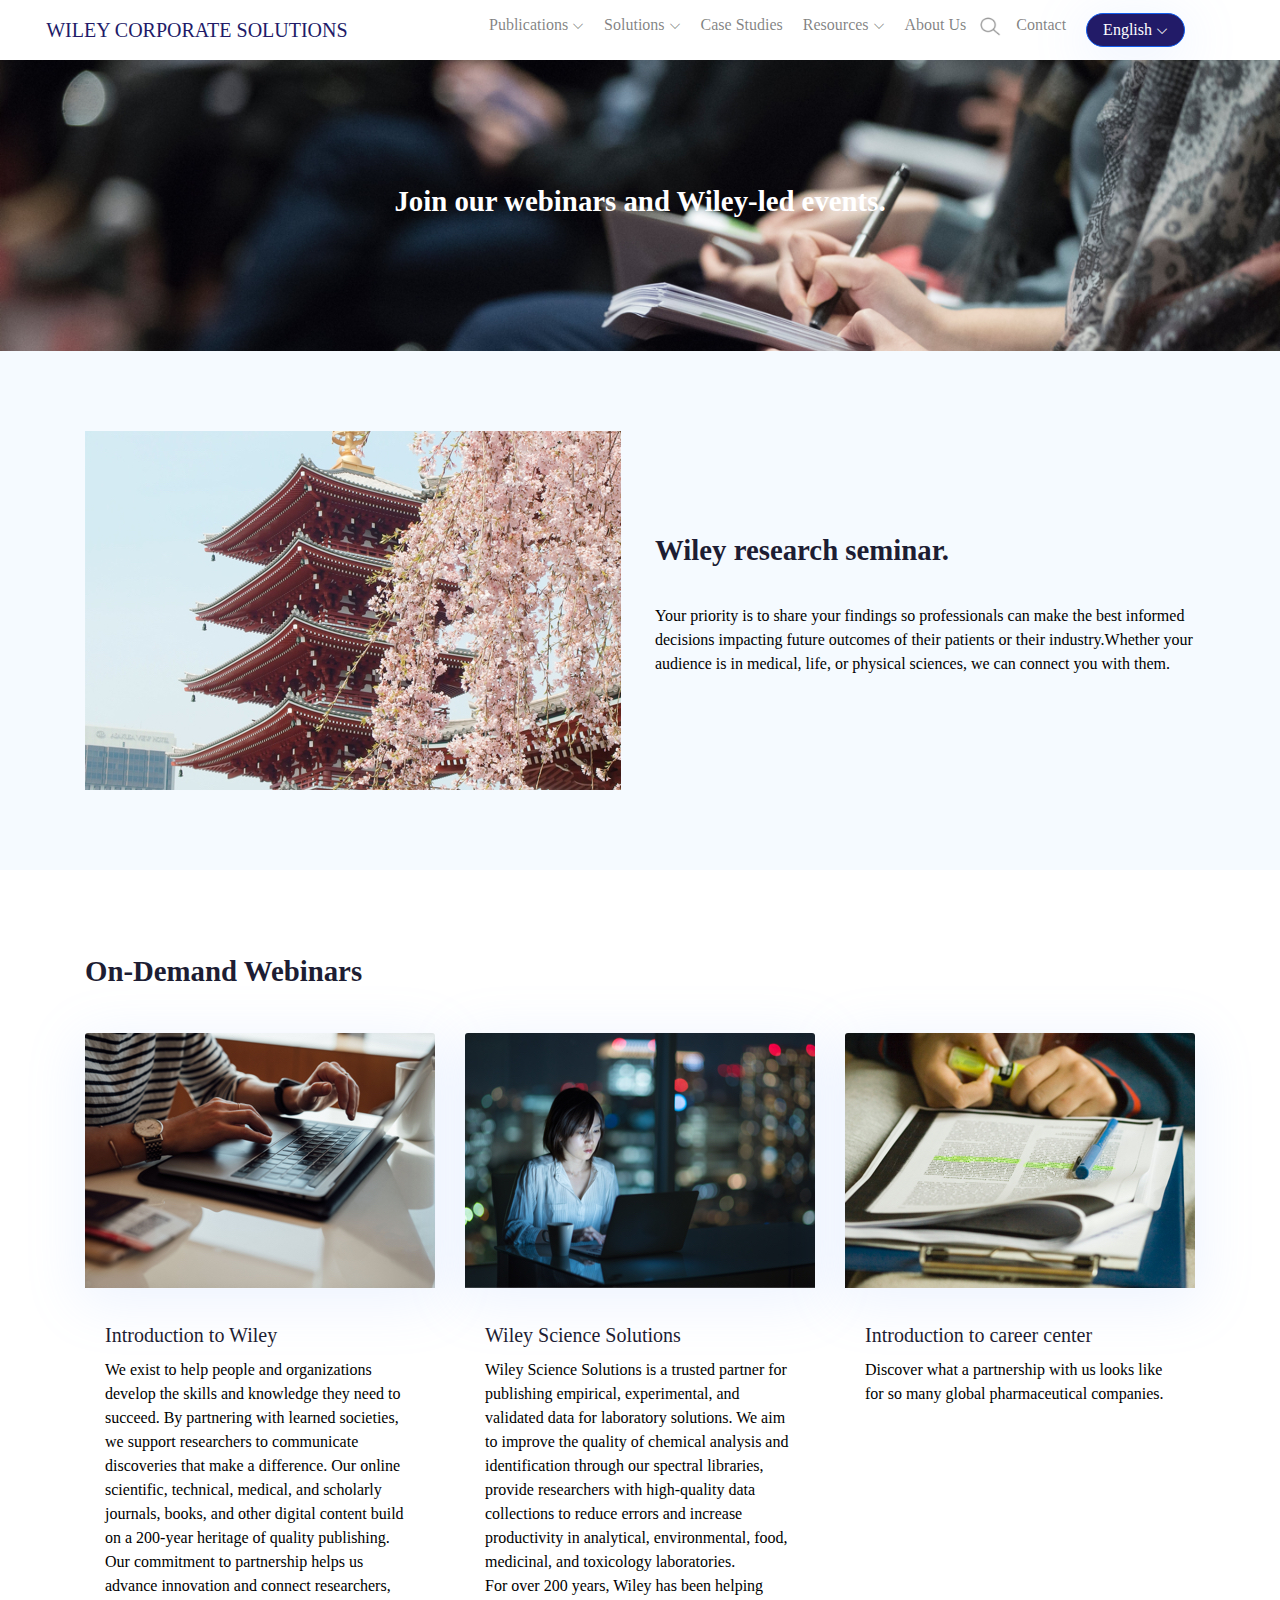
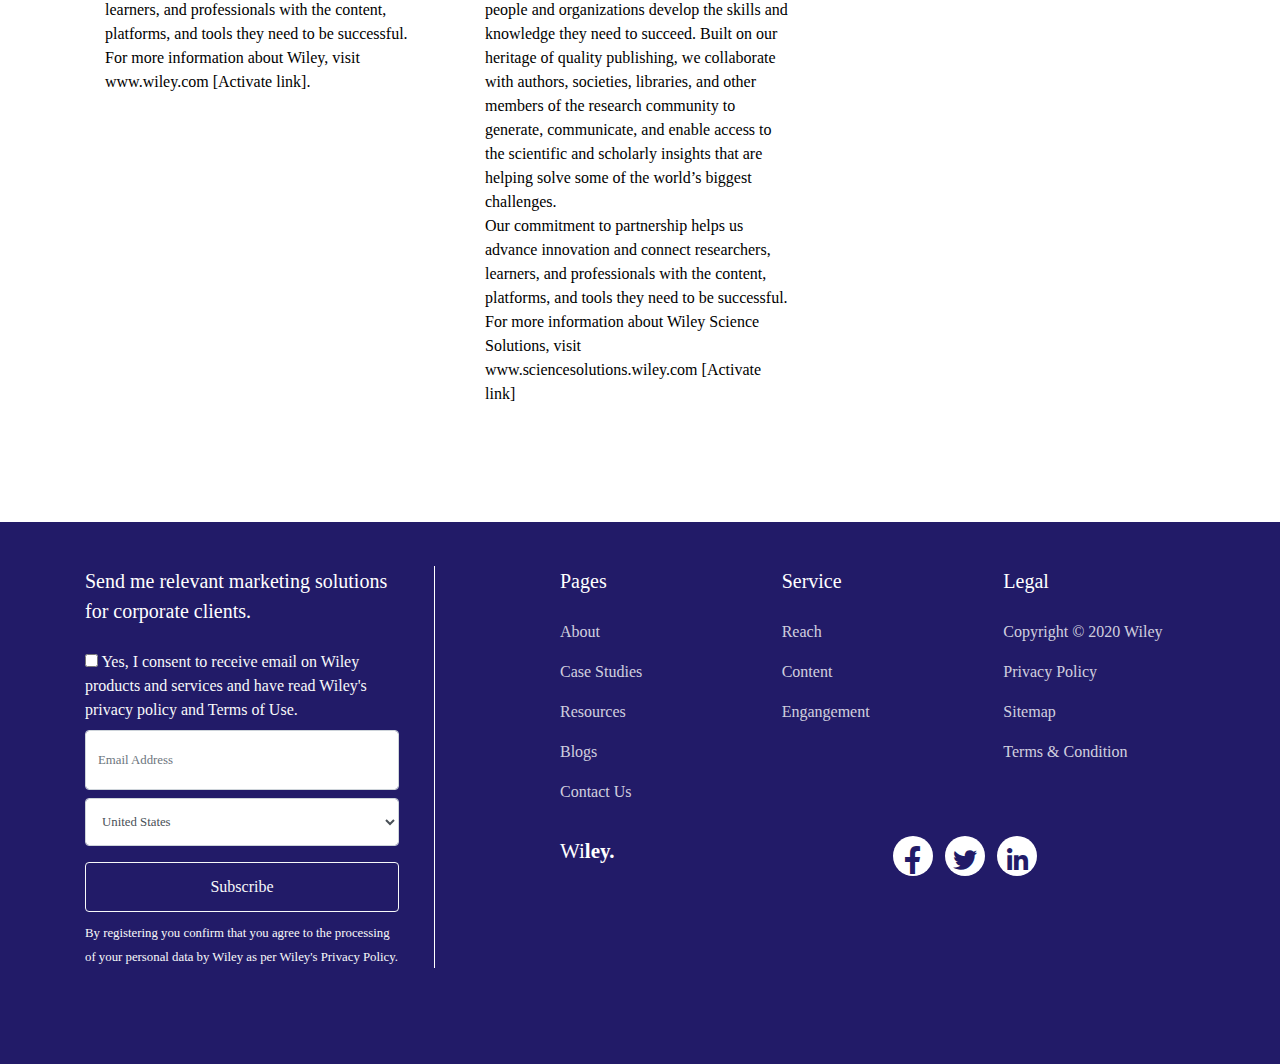
<file: events.html>
<!DOCTYPE html>
<html lang="en">
<head>

<!-- meta tags -->
<meta charset="utf-8">
<meta http-equiv="X-UA-Compatible" content="IE=edge">
<meta name="keywords" content="bootstrap 4, premium, multipurpose, sass, scss, saas" />
<meta name="description" content="Bootstrap 4 Landing Page Template" />
<meta name="author" content="www.wcs.com" />
<meta name="viewport" content="width=device-width, initial-scale=1, shrink-to-fit=no">

<!-- Title -->
<title>Wiley Corporate Solution</title>

<!-- Favicon Icon -->
<link rel="shortcut icon" href="assets/images/wiley.png" />

<!-- inject css start -->

<link href="assets/css/theme-plugin.css" rel="stylesheet" />
<link href="assets/css/theme.min.css" rel="stylesheet" />

<!-- inject css end -->

</head>

<body>

<!-- page wrapper start -->

<div class="page-wrapper">
  
<!-- preloader start -->

<div id="ht-preloader">
  <div class="loader clear-loader">
    <span></span>
    <p>WCS</p>
  </div>
</div>

<!-- preloader end -->

<!--header start-->

<header class="site-header">
  <div id="header-wrap">
    <div class="container">
      <div class="row">
        <!--menu start-->
        <div class="col d-flex align-items-center justify-content-between">
          <a class="navbar-brand logo mb-0" href="index.html">
              Wiley Corporate Solutions<span class="text-primary font-weight-bold"> </span>
            </a>
          <nav class="navbar navbar-expand-lg navbar-light ml-auto">            
            <button class="navbar-toggler" type="button" data-toggle="collapse" data-target="#navbarNav" aria-expanded="false" aria-label="Toggle navigation"> <span class="navbar-toggler-icon"></span>
            </button>
            <div class="collapse navbar-collapse" id="navbarNav">
              <ul class="navbar-nav ml-auto">
                <li class="nav-item dropdown"> <a class="nav-link" href="#" data-toggle="dropdown">Publications <i class="las la-angle-down"></i></a>
                  <ul class="dropdown-menu penu" style="margin-top:-2%">
                    <!-- <li class="d-flex"><a class="dropdown-item" href="index.html">Psychology</a>
                    </li>
                      <li class="d-flex"><a class="dropdown-item" href="index.html">Physical Science & Engineering</a></li>
                    <li class="d-flex"><a class="dropdown-item" href="index.html">Veterinary Medicine</a><a class="dropdown-item" href="index.html">Law & Criminology</a>
                    </li> -->
                      <div style="float: left;"> 
                    <li><a class="dropdown-item" href="index-3.html">Medicine</a>
                    </li>
                    <li><a class="dropdown-item" href="index-8.html">Physical Sciences & Engineering</a>
                    </li>
                    <li><a class="dropdown-item" href="index-3.html">Chemistry</a>
                    </li>
                    <li><a class="dropdown-item" href="index-7.html">Life Sciences</a>
                    </li>
                    <li><a class="dropdown-item" href="index-5.html">Nursing, Detistry & Healthcare</a>
                    </li>
                    <li><a class="dropdown-item" href="index-3.html">Psychology</a>
                    </li>
                    <li><a class="dropdown-item" href="index-4.html">Veterinary Medicine</a>
                    </li>
                   </div>
                   
                   <div style="float: left;"> 
                    <li><a class="dropdown-item" href="index-7.html">Agriculture, Aquaculture & Fish Science</a>
                    </li>
                    <li><a class="dropdown-item" href="index-8.html">Business, Economics, Finance & Accounting </a>
                    </li>
                    <li><a class="dropdown-item" href="index-7.html">Social & Behavioral Sciences</a>
                    </li>
                    <li><a class="dropdown-item" href="index-6.html">Mathematics & Statistics</a>
                    </li>
                    <li><a class="dropdown-item" href="index-9.html">Earth, Space & Environmental Sciences</a>
                    </li>
                    <li><a class="dropdown-item" href="index-3.html">Humanities</a>
                    </li>
                    <li><a class="dropdown-item" href="index-5.html">Law & Criminology</a>
                    </li>
                  </div>
                  </ul>
                </li>
                <li class="nav-item dropdown"> <a class="nav-link" href="#" data-toggle="dropdown"> Solutions <i class="las la-angle-down"></i></a>
                  <ul class="dropdown-menu" style="margin-top:-2%">
                    <li class="dropdown-submenu"><a class="dropdown-item" href="#">Reach</a>
                    </li>
                    <li class="dropdown-submenu"><a class="dropdown-item" href="#">Content</a>
                    </li>
                    <li class="dropdown-submenu"><a class="dropdown-item" href="#">Engagement & Impact</a>
                    </li>
                  </ul>
                </li>
                <li class="nav-item dropdown"> <a class="nav-link" href="#">Case Studies</a><!-- 
                  <ul class="dropdown-menu"style="margin-top:-2%">
                    <li><a class="dropdown-item" href="product-grid.html">Product Grid</a>
                    </li>
                    <li><a class="dropdown-item" href="product-list.html">Product List</a>
                    </li>
                    <li><a class="dropdown-item" href="product-single.html">Product Single</a>
                    </li>
                    <li><a class="dropdown-item" href="product-cart.html">Cart</a>
                    </li>
                    <li><a class="dropdown-item" href="product-checkout.html">Checkout</a>
                    </li>
                    <li><a class="dropdown-item" href="order-complete.html">Order Completed</a>
                    </li>
                  </ul> -->
                </li>
                <li class="nav-item dropdown"> <a class="nav-link" href="#" data-toggle="dropdown">Resources <i class="las la-angle-down"></i></a>
                  <ul class="dropdown-menu" style="margin-top:-2%">
                    <li><a class="dropdown-item" href="feature-accordion.html">Case Studies</a>
                    </li>
                    <li><a class="dropdown-item" href="blog.html">Blog</a>
                    </li>
                    <li><a class="dropdown-item" href="feature-counter.html">Videos</a>
                    </li>
                    <li><a class="dropdown-item" href="feature-icon-box.html">White Papers</a>
                    </li>
                    <li><a class="dropdown-item" href="events.html">Events & Webinars</a>
                    </li>
                    <!-- <li><a class="dropdown-item" href="feature-gallery.html">Lightbox Gallery</a>
                    </li>
                    <li><a class="dropdown-item" href="feature-pricing.html">Price Table</a>
                    </li>
                    <li><a class="dropdown-item" href="feature-video.html">Video Lightbox</a>
                    </li>
                    <li><a class="dropdown-item" href="feature-team.html">Team</a>
                    </li>
                    <li><a class="dropdown-item" href="feature-testimonial.html">Testimonial</a>
                    </li> -->
                  </ul>
                </li>
                <li class="nav-item dropdown"> <a class="nav-link" href="about.html">About Us</a>
                  <!-- <ul class="dropdown-menu" style="margin-top:-2%">
                    <li><a class="dropdown-item" href="product-grid.html">Product Grid</a>
                    </li>
                    <li><a class="dropdown-item" href="product-list.html">Product List</a>
                    </li>
                    <li><a class="dropdown-item" href="product-single.html">Product Single</a>
                    </li>
                    <li><a class="dropdown-item" href="product-cart.html">Cart</a>
                    </li>
                    <li><a class="dropdown-item" href="product-checkout.html">Checkout</a>
                    </li>
                    <li><a class="dropdown-item" href="order-complete.html">Order Completed</a>
                    </li>
                  </ul> -->
                </li>
                <li><img src="assets/images/magnifying1.jpg" height="22" width="30"></li>
                 <li class="nav-item dropdown"> <a class="nav-link" href="#" data-toggle="">Contact</a>
                </li>
                <!--  <li class="nav-item dropdown"> <a class="nav-link" href="#" data-toggle=""><img src="assets/images/magnifying.jpg" height="5" width="5">Contact</a>
                </li> -->
                <li class="nav-item dropdown btn btn-primary shadow px-3 py-1 rounded"> <a class="nav-link text-white " href="#" data-toggle="dropdown">English <i class="las la-angle-down"></i></a>
                  <ul class="dropdown-menu" style="margin-top:-2%">
                    <li class="dropdown-submenu"><a class="dropdown-item not-allowed" href="#">中文</a>
                    </li>
                    <li class="dropdown-submenu"><a class="dropdown-item not-allowed" href="#">Deutsche</a>
                    </li>
                    <li class="dropdown-submenu"><a class="dropdown-item not-allowed" href="#">日本人</a>
                    </li>
                  </ul>
                </li>
              </ul>
            </div>
          </nav>  
         <!--  <a class="btn btn-primary ml-8 d-none d-lg-block" href="#">English</a>   -->                  
        </div>
        <!--menu end--> 
      </div>
    </div>
  </div>
</header>
<!--hero section starts--> 


<section class="position-relative overflow-hidden text-white" style="background-image: url(assets/images/events/event-hero.jpg);background-size: cover;background-repeat: no-repeat;">
  <div class="container">
    <div class="row">
      <div class="col-12 col-lg-12 py-6 z-index-1 text-center">
        <!-- Heading -->
      
        <h3 class="display-4C mt-0">
             Join our webinars and Wiley-led events.             
            </h3>
        <!-- Text -->
        <!-- <p class="lead text-muted">Build a Beautiful, Clean & Modern Design website with flexible Bootstrap components.</p> -->
      </div>
    </div>
    <!-- / .row -->
  </div>
  <!-- / .container -->
</section>

<!--hero section end--> 



<!--Middle section-->

<section class="bg-light">
  <div class="container">
    <div class="row align-items-center">
      <div class="col-12 col-lg-5 col-xl-6 order-lg-1 mb-8 mb-lg-0">
        <!-- Image -->
        <img src="assets/images/events/event-1.jpg" class="img-fluid" alt="...">
      </div>
      <div class="col-12 col-lg-7 col-xl-6 order-lg-2">
        <!-- Heading -->
       <!--  <h6 class="border rounded-pill px-3 py-2 text-muted d-inline-block"> <span class="badge badge-pill badge-primary mr-3">New</span> Say Hello to all Bootsland</h6> -->
        <h3 class="display-4C">
              Wiley research seminar.             
            </h3><br>
        <!-- Text -->
        <p class="learned">Your priority is to share your findings so professionals can make the best informed decisions impacting future outcomes of their patients or their industry.Whether your audience is in medical, life, or physical sciences, we can connect you with them.</p>
        <!-- Buttons --> <!-- <a href="#" class="btn btn-primary shadow mr-1">
                Download
              </a> -->
        <!-- <a href="http://vimeo.com/99025203" class="btn popup-vimeo link-title"> <i class="la la-play-circle mr-1 ic-3x align-middle line-h-0"></i> Play Video</a> -->
      </div>
    </div>
    <!-- / .row -->
  </div>
  <!-- / .container -->
</section>

<!--Middle section end--> 

<!--blog start-->

<section>
  <div class="container">
    <div class="row align-items-end mb-5">
      <div class="col-12 col-md-12 col-lg-12">
        <div> <!-- <span class="badge badge-primary-soft p-2">
                  <i class="la la-bold ic-3x rotation"></i>
              </span> -->
          <h1 class="display-4C">On-Demand Webinars</h1>
        </div>
      </div>
      <div class="col-12 col-md-12 col-lg-6 ml-auto">
        <div>
          <!-- <p class="lead mb-0">All types of businesses need access to development resources, so we give you the option to decide how much you need to use.</p> -->
        </div>
      </div>
    </div>
    <!-- / .row -->
    <div class="row">
      <div class="col-12 col-lg-4 mb-6 mb-lg-0">
        <!-- Blog Card -->
        <div class="card border-0 bg-transparent">
         <!--  <div class="position-absolute bg-dark text-white shadow-primary text-center p-2 rounded ml-3 mt-3">EVENTS</div> -->
          <img class="card-img-top shadow" src="assets/images/events/event-2.jpg" alt="Image" height="255" width="350">
          <div class="card-body pt-5"> <!-- <a class="d-inline-block text-muted mb-2" href="#">Event</a> -->
            <h2 class="h5 font-weight-medium">
              <a class="link-title" href="blog-single.html">Introduction to Wiley</a>
            </h2>
            <p>We exist to help people and organizations develop the skills and knowledge they need to succeed. By partnering with learned societies, we support researchers to communicate discoveries that make a difference. Our online scientific, technical, medical, and scholarly journals, books, and other digital content build on a 200-year heritage of quality publishing. Our commitment to partnership helps us advance innovation and connect researchers, learners, and professionals with the content, platforms, and tools they need to be successful.<br>For more information about Wiley, visit www.wiley.com [Activate link].</p>

          </div>
          <!-- <div class="card-footer bg-transparent border-0 pt-0">
            <ul class="list-inline mb-0">
              <li class="list-inline-item pr-4"> <a href="#" class="text-muted"><i class="ti-comments mr-1 text-primary"></i> 131</a>
              </li>
              <li class="list-inline-item pr-4"> <a href="#" class="text-muted"><i class="ti-eye mr-1 text-primary"></i> 255</a>
              </li>
              <li class="list-inline-item"> <a href="#" class="text-muted"><i class="ti-comments mr-1 text-primary"></i> 14</a>
              </li>
            </ul>
          </div> -->
          <div></div>
        </div>
        <!-- End Blog Card -->
      </div>
      <div class="col-12 col-lg-4 mb-6 mb-lg-0">
        <!-- Blog Card -->
        <div class="card border-0 bg-transparent">
          <!-- <div class="position-absolute bg-dark text-white shadow-primary text-center p-2 rounded ml-3 mt-3">WHITEPAPER</div> -->
          <img class="card-img-top shadow" src="assets/images/events/event-3.jpg" alt="Image" height="255" width="350">
          <div class="card-body pt-5"> <!-- <a class="d-inline-block text-muted mb-2" href="#">Introduction to Wiley Science Solutions</a> -->
            <h2 class="h5 font-weight-medium">
                <a class="link-title" href="blog-single.html">Wiley Science Solutions</a>
              </h2>
            <p>Wiley Science Solutions is a trusted partner for publishing empirical, experimental, and validated data for laboratory solutions. We aim to improve the quality of chemical analysis and identification through our spectral libraries, provide researchers with high-quality data collections to reduce errors and increase productivity in analytical, environmental, food, medicinal, and toxicology laboratories.<br>For over 200 years, Wiley has been helping people and organizations develop the skills and knowledge they need to succeed. Built on our heritage of quality publishing, we collaborate with authors, societies, libraries, and other members of the research community to generate, communicate, and enable access to the scientific and scholarly insights that are helping solve some of the world’s biggest challenges.<br>Our commitment to partnership helps us advance innovation and connect researchers, learners, and professionals with the content, platforms, and tools they need to be successful.<br>For more information about Wiley Science Solutions, visit www.sciencesolutions.wiley.com [Activate link]</p>
          </div>
          <!-- <div class="card-footer bg-transparent border-0 pt-0">
            <ul class="list-inline mb-0">
              <li class="list-inline-item pr-4"> <a href="#" class="text-muted"><i class="ti-comments mr-1 text-primary"></i> 131</a>
              </li>
              <li class="list-inline-item pr-4"> <a href="#" class="text-muted"><i class="ti-eye mr-1 text-primary"></i> 255</a>
              </li>
              <li class="list-inline-item"> <a href="#" class="text-muted"><i class="ti-comments mr-1 text-primary"></i> 14</a>
              </li>
            </ul>
          </div> -->
          <div></div>
        </div>
        <!-- End Blog Card -->
      </div>
      <div class="col-12 col-lg-4">
        <!-- Blog Card -->
        <div class="card border-0 bg-transparent">
          <!-- <div class="position-absolute bg-dark text-white shadow-primary text-center p-2 rounded ml-3 mt-3">VIDEO</div> -->
          <img class="card-img-top shadow" src="assets/images/events/event-4.jpg" alt="Image" height="255" width="350">
          <div class="card-body pt-5"> <!-- <a class="d-inline-block text-muted mb-2" href="#">VIDEO</a> -->
            <h2 class="h5 font-weight-medium">
                <a class="link-title" href="blog-single.html">Introduction to career center</a>
              </h2>
            <p>Discover what a partnership with us looks like for so many global pharmaceutical companies. </p>
          </div>
        <!--   <div class="card-footer bg-transparent border-0 pt-0">
            <ul class="list-inline mb-0">
              <li class="list-inline-item pr-4"> <a href="#" class="text-muted"><i class="ti-comments mr-1 text-primary"></i> 131</a>
              </li>
              <li class="list-inline-item pr-4"> <a href="#" class="text-muted"><i class="ti-eye mr-1 text-primary"></i> 255</a>
              </li>
              <li class="list-inline-item"> <a href="#" class="text-muted"><i class="ti-comments mr-1 text-primary"></i> 14</a>
              </li>
            </ul>
          </div> -->
          <div></div>
        </div>
        <!-- End Blog Card -->
      </div>
    </div>
  </div>
</section>

<!--blog end-->


</div>

<!--body content end--> 


<!--footer start-->

<footer class="py-6 bg-primary position-relative">
  <div class="shape-1" style="height: 150px; overflow: hidden;">
    <!-- <svg viewBox="0 0 500 150" preserveAspectRatio="none" style="height: 100%; width: 100%;">
      <path d="M0.00,49.98 C150.00,150.00 271.49,-50.00 500.00,49.98 L500.00,0.00 L0.00,0.00 Z" style="stroke: none; fill: #fff;"></path>
    </svg> -->
  </div>
  <div class="container mt-1">
    <div class="row">
      <div class="col-12 col-lg-5 col-xl-4 mr-auto mb-6 mb-lg-0">
        <div class="subscribe-form">
          <h5 class="mb-4 text-white">Send me relevant marketing solutions for corporate clients.</h5>
          
          <!-- <h6 class="text-light">Subscribe Our Newsletter</h6> -->
          <form id="mc-form" class="group">
            <div class="checkbox text-light" >
              <label><input type="checkbox" value=""> Yes, I consent to  receive email on  Wiley products and services and have read Wiley's privacy policy and Terms of Use. </label>
            </div>
            <input type="email" value="" name="EMAIL" class="email form-control" id="mc-email" placeholder="Email Address" required="" style="height: 60px;">
            <select class="form-control mt-2" id="sel1">
              <option>United States</option>
              <option>Canada</option>
              <option>Australia</option>
              <option>United Kingdom</option>
              <option>China</option>
              <option>Sigpapore</option>
              <option>France</option>
              <option>Germany</option>
      </select>
            <input class="btn btn-outline-light btn-block mt-3 mb-2" type="submit" name="subscribe" value="Subscribe">
          </form> <small class="text-light">By registering you confirm that you agree to the processing of your  personal data by Wiley as per Wiley's Privacy Policy.</small>
        </div>
      </div>
      <div class="col-12 col-lg-6 col-xl-7">
        <div class="row">
          <div class="col-12 col-sm-4 navbar-dark">
            <h5 class="mb-4 text-white">Pages</h5>
            <ul class="navbar-nav list-unstyled mb-0">
              <li class="mb-3 nav-item"><a class="nav-link" href="about-us-1.html">About</a>
              </li>
              <li class="mb-3 nav-item"><a class="nav-link" href="product-grid.html">Case Studies</a>
              </li>
              <li class="mb-3 nav-item"><a class="nav-link" href="faq.html">Resources</a>
              </li>
              <li class="mb-3 nav-item"><a class="nav-link" href="blog-card.html">Blogs</a>
              </li>
              <li class="nav-item"><a class="nav-link" href="contact-us.html">Contact Us</a>
              </li>
            </ul>
          </div>
          <div class="col-12 col-sm-4 mt-6 mt-sm-0 navbar-dark">
            <h5 class="mb-4 text-white">Service</h5>
            <ul class="navbar-nav list-unstyled mb-0">
              <li class="mb-3 nav-item"><a class="nav-link" href="#">Reach</a>
              </li>
              <li class="mb-3 nav-item"><a class="nav-link" href="#">Content</a>
              </li>
              <li class="mb-3 nav-item"><a class="nav-link" href="login.html">Engangement</a>
              </li>
              <!-- <li class="nav-item"><a class="nav-link" href="career.html">Careers</a>
              </li> -->
            </ul>
          </div>
          <div class="col-12 col-sm-4 mt-6 mt-sm-0 navbar-dark">
            <h5 class="mb-4 text-white">Legal</h5>
            <ul class="navbar-nav list-unstyled mb-0">
              <li class="mb-3 nav-item"><a class="nav-link" href="terms-and-conditions.html">Copyright  &copy 2020 Wiley</a>
              </li>
              <li class="mb-3 nav-item"><a class="nav-link" href="privacy-policy.html">Privacy Policy</a>
              </li>
              <li class="mb-3 nav-item"><a class="nav-link" href="privacy-policy.html">Sitemap</a>
              </li>
              <li class="nav-item"><a class="nav-link" href="#">Terms & Condition</a>
              </li>
            </ul>
          </div>
        </div>
        <div class="row mt-5">
          <div class="col-12 col-sm-6">
            <a class="footer-logo text-white h2 mb-0" href="index.html">
              Wi<span class="font-weight-bold">ley.</span>
            </a>
          </div>
          <div class="col-12 col-sm-6 mt-6 mt-sm-0">
            <ul class="list-inline mb-0">
              <li class="list-inline-item"><a class="text-light ic-2x" href="#"><i class="la la-facebook"></i></a>
              </li>
              <!-- <li class="list-inline-item"><a class="text-light ic-2x" href="#"><i class="la la-dribbble"></i></a>
              </li>
              <li class="list-inline-item"><a class="text-light ic-2x" href="#"><i class="la la-instagram"></i></a>
              </li> -->
              <li class="list-inline-item"><a class="text-light ic-2x" href="#"><i class="la la-twitter"></i></a>
              </li>
              <li class="list-inline-item"><a class="text-light ic-2x" href="#"><i class="la la-linkedin"></i></a>
              </li>
            </ul>
          </div>
        </div>
      </div>
    </div>
    <div class="row text-white text-center mt-8">
     <!--  <div class="col">
        <hr class="mb-8">Copyright 2019 Bootsland Theme by <u><a class="text-white" href="#">ThemeHt</a></u> | All Rights Reserved</div> -->
    </div>
  </div>
</footer>

<!--footer end-->


</div>

<!-- page wrapper end -->

 
<!--back-to-top start-->

<div class="scroll-top"><a class="smoothscroll" href="#top"><i class="las la-angle-up"></i></a></div>

<!--back-to-top end-->

<!-- inject js start -->

<script src="assets/js/theme-plugin.js"></script>
<script src="assets/js/theme-script.js"></script>

<!-- inject js end -->


<div class="background">
  <!-- <img src="assets/images/homepage/homepage-one.jpg" class="img-fluid" alt="..."> -->
</div>

</body>

</html>
</file>
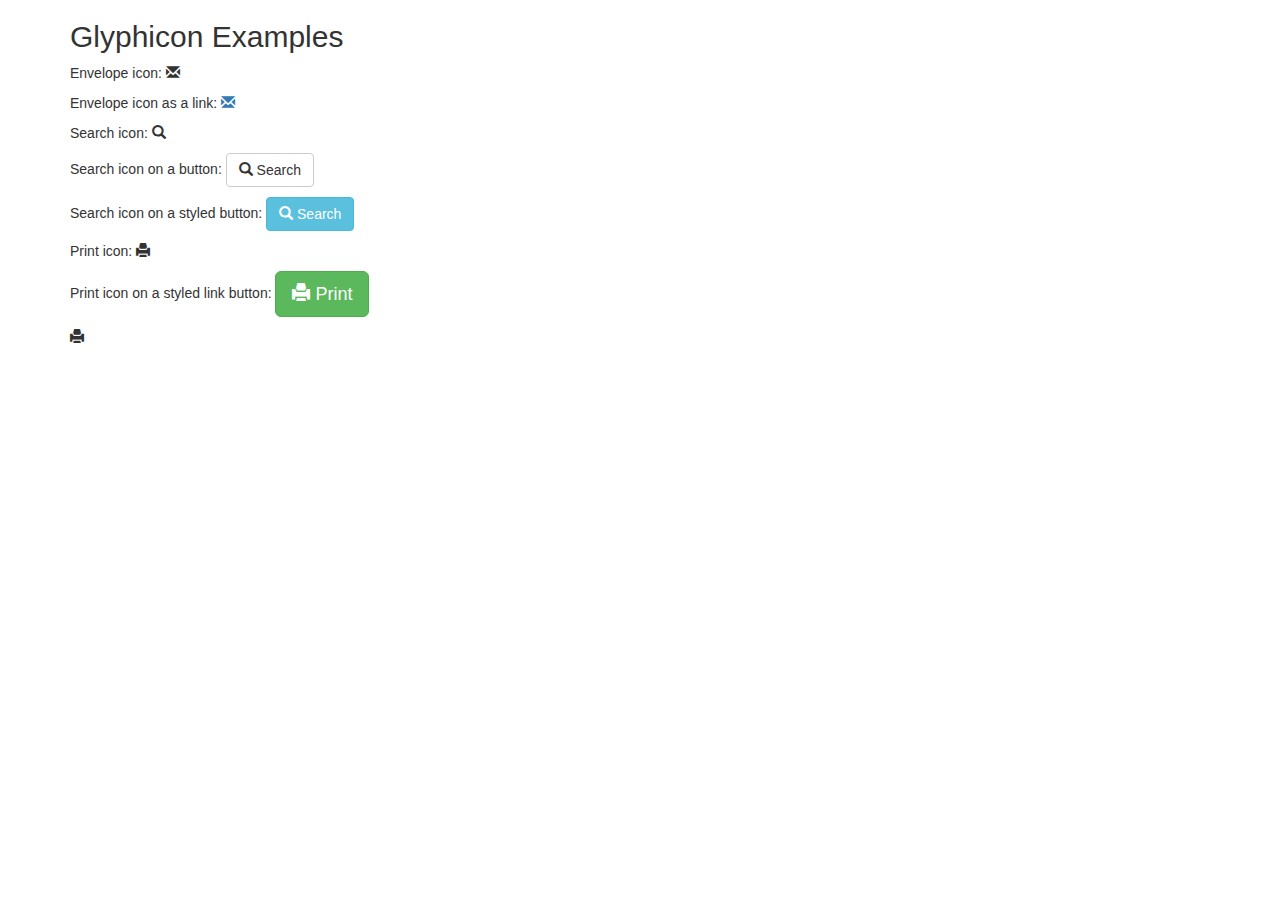
<file: temp.html>
<!DOCTYPE html>
<html lang="en">
<head>
  <title>Bootstrap Example</title>
  <meta charset="utf-8">
  <meta name="viewport" content="width=device-width, initial-scale=1">
  <link rel="stylesheet" href="https://maxcdn.bootstrapcdn.com/bootstrap/3.4.1/css/bootstrap.min.css">
  <script src="https://ajax.googleapis.com/ajax/libs/jquery/3.4.1/jquery.min.js"></script>
  <script src="https://maxcdn.bootstrapcdn.com/bootstrap/3.4.1/js/bootstrap.min.js"></script>
</head>
<body>

<div class="container">
  <h2>Glyphicon Examples</h2>
  <p>Envelope icon: <span class="glyphicon glyphicon-envelope"></span></p>
  <p>Envelope icon as a link:
    <a href="#"><span class="glyphicon glyphicon-envelope"></span></a>
  </p>
  <p>Search icon: <span class="glyphicon glyphicon-search"></span></p>
  <p>Search icon on a button:
    <button type="button" class="btn btn-default">
      <span class="glyphicon glyphicon-search"></span> Search
    </button>
  </p>
  <p>Search icon on a styled button:
    <button type="button" class="btn btn-info">
      <span class="glyphicon glyphicon-search"></span> Search
    </button>
  </p>
  <p>Print icon: <span class="glyphicon glyphicon-print"></span></p>      
  <p>Print icon on a styled link button:
    <a href="#" class="btn btn-success btn-lg">
      <span class="glyphicon glyphicon-print"></span> Print 
    </a>
  </p> 
  <span class="glyphicon glyphicon-print"></span>
</div>

</body>
</html>
</file>
<file: assets/css/theme-plugin.css>
/* ------------------------------------------------
  Project:   Bootsland - Creative Bootstrap 4 Landing Page
  Author:    ThemeHt
------------------------------------------------ */

/* ------------------------
    Table of Css

  1. Bootstrap
  2. Animate
  3. Line Awesome
  4. Themify Icons
  5. magnific-popup
  6. Owl Carousel
  7. Lightslider  
  8. Jquery Ui
  9. Spacing
 ------------------------ */

@import 'bootstrap.min.css';
@import 'animate.css';
@import 'line-awesome.min.css';
@import 'themify-icons.css';
@import 'magnific-popup.css';
@import 'owl.carousel.css';
@import 'lightslider.min.css';
@import 'jquery-ui.css';
@import 'spacing.css';
/*@import 'https://maxcdn.bootstrapcdn.com/bootstrap/3.4.1/css/bootstrap.min.css';*/
</file>
<file: assets/css/theme.min.css>
/* ------------------------------------------------
  Project:   Bootsland - Creative Bootstrap 4 Landing Page
  Author:    ThemeHt
------------------------------------------------ */

@import url('https://fonts.googleapis.com/css?family=Poppins:300, 300i, 400, 400i, 500, 500i, 600, 600i, 700, 700i, 800, 800i, 900, 900i&display=swap');
    

body  {
    font-family:  Avenir;
     font-style:  normal;
     font-size:  1rem;
     font-weight:  400;
     line-height:  1.5;
     color:  #1d1d33;
     overflow-x:  hidden;
}

.page-wrapper  {
     overflow-x:  hidden;
 }

h1,  h2,  h3,  h4,  h5,  h6,  .h1,  .h2,  .h3,  .h4,  .h5,  .h6  {
     margin-bottom:  0.5rem;
     font-weight: 500;
     line-height:  1.5;
 }

h1,  .h1  {
     font-size:  2.5rem;
 }

h2,  .h2  {
     font-size:  21px; 
     font-family: Avenir Heavy;
     color: #221B68;
 }

h3,  .h3  {
     font-size:  1.75rem;
 }

h4,  .h4  {
     font-size:  1.5rem;
 }

h5,  .h5  {
     font-size:  1.25rem;
 }

h6,  .h6  {
     font-size:  1rem;
 }

h4,  h5,  h6,  .h4,  .h5,  .h6  {
     font-weight:  500;
 }

p  {
     color:  #000000;
    /* line-height:  1.7;*/
 }

.lead  {
     font-size:  1.25rem;
     font-weight:  300;
 }

.text-dark {
    color:  #221B68 !important;
}

.text-primary  {
    color: #221B68 !important;
}

.text-muted  {
     /*color:  rgb(140,  152,  164) !important;*/
     color:#868686!important;
     padding-right:70px;

      }
section {
    padding:  5rem 0;

}

/* ------------------------
Transition
------------------------*/
a,  i,  .btn,  button,  img,  span,  .dropdown-item,  .hover-translate  {
     -webkit-transition:  all 0.5s ease-in-out 0s;
     -moz-transition:  all 0.5s ease-in-out 0s;
     -ms-transition:  all 0.5s ease-in-out 0s;
     -o-transition:  all 0.5s ease-in-out 0s;
     transition:  all 0.5s ease-in-out 0s;
 }

.hover-translate:hover  {
     box-shadow:  0 10px 55px 5px rgba(137,  173,  255,  .15);
     background-color:  #fff;
     -webkit-transform:  translate3d(0,  -20px,  0);
     -moz-transform:  translate3d(0,  -20px,  0);
     transform:  translate3d(0,  -20px,  0);
 }

a:hover  {
     text-decoration:  none;
 }



/* ------------------------
Background Overlay
------------------------*/
[data-overlay]  {
     position:  relative;
     z-index:  0;
 }

[data-overlay]:before  {
     position:  absolute;
     content:  '';
     background-color:  #000000;
     width:  100%;
     height:  100%;
     top:  0;
     left:  0;
     z-index:  -1;
 }

[data-overlay].white-overlay:before  {
     background-color:  #fff;
 }

[data-overlay].theme-overlay:before  {
     background-color:  #1360ef;
 }

[data-overlay="1"]:before  {
     opacity:  0.1;
 }

[data-overlay="2"]:before  {
     opacity:  0.2;
 }

[data-overlay="3"]:before  {
     opacity:  0.3;
 }

[data-overlay="4"]:before  {
     opacity:  0.4;
 }

[data-overlay="5"]:before  {
     opacity:  0.5;
 }

[data-overlay="6"]:before  {
     opacity:  0.6;
 }

[data-overlay="7"]:before  {
     opacity:  0.7;
 }

[data-overlay="8"]:before  {
     opacity:  0.8;
 }

[data-overlay="9"]:before  {
     opacity:  0.9;
 }

[data-overlay="10"]:before  {
     opacity:  1;
 }

[data-overlay="0"]:before  {
     opacity:  0;
 }



.font-w-3  {
     font-weight:  300;
 }

.font-w-4  {
     font-weight:  400;
 }

.font-w-5  {
     font-weight:  500;
 }

.font-w-6  {
     font-weight:  600;
 }

.font-w-7  {
     font-weight:  700;
 }

.font-w-8  {
     font-weight:  800;
 }

.font-w-9  {
     font-weight:  900;
 }




/* ------------------------
Left-Right
------------------------*/
.left-0  {
     left:  0;
 }

.right-0  {
     right:  0;
 }

.top-0  {
     top:  0;
 }

.bottom-0  {
     bottom:  0;
 }

.left-50  {
     left:  50%;
     transform:  translateX(-50%);
     -webkit-transform:  translateX(-50%);
     -o-transform:  translateX(-50%);
     -ms-transform:  translateX(-50%);
     -moz-transform:  translateX(-50%);
 }

.top-50  {
     top:  50%;
     transform:  translateY(-50%);
     -webkit-transform:  translateY(-50%);
     -o-transform:  translateY(-50%);
     -ms-transform:  translateY(-50%);
     -moz-transform:  translateY(-50%);
 }



/* ------------------------
Pre Loader
------------------------*/
#ht-preloader  {
     background:  #ffffff;
     bottom:  0;
     height:  100%;
     left:  0;
     overflow:  hidden !important;
     position:  fixed;
     right:  0;
     text-align:  center;
     top:  0;
     width:  100%;
     z-index:  99999;
 }

.clear-loader  {
     transform:  translateX(-50%) translateY(-50%);
     -webkit-transform:  translateX(-50%) translateY(-50%);
     -o-transform:  translateX(-50%) translateY(-50%);
     -ms-transform:  translateX(-50%) translateY(-50%);
     -moz-transform:  translateX(-50%) translateY(-50%);
     z-index:  999;
     box-sizing:  border-box;
     display:  inline-block;
     left:  50%;
     position:  absolute;
     text-align:  center;
     top:  50%;
 }

.loader  {
     position:  absolute;
     top:  50%;
     left:  50%;
     margin:  auto;
     text-align:  center;
     transform:  translateX(-50%) translateY(-50%);
     -webkit-transform:  translateX(-50%) translateY(-50%);
     -o-transform:  translateX(-50%) translateY(-50%);
     -ms-transform:  translateX(-50%) translateY(-50%);
     -moz-transform:  translateX(-50%) translateY(-50%);
}

.loader span  {
     width:  20px;
     height:  20px;
     background-color:#221B68;
     border-radius:  50%;
     display:  inline-block;
     animation:  motion 3s ease-in-out infinite;
 }

.loader p  {
     color:  #221B68;
     margin-top:  5px;
     font-size:  30px;
     animation:  shake 5s ease-in-out infinite;
 }



/* ------------------------
Button
------------------------*/
.btn  {
     font-weight:  500;
     padding:  0.75rem 1rem;
 }

.btn-primary  {
     color:  #fff;
     background-color:  #221B68;
     border-color:  #1360ef;
 }

.btn-primary:hover,  .btn-outline-primary:not(:disabled):not(.disabled).active,  .btn-outline-primary:not(:disabled):not(.disabled):active,  .show > .btn-outline-primary.dropdown-toggle  {
     color:  #fff;
     background-color:  #221B68;
     border-color:  #221B68;
 }

.btn-outline-primary  {
     color:  #1360ef;
     border-color:  #1360ef;
 }

.btn-outline-primary:hover  {
     background-color:  #f94f15;
     border-color:  #f94f15;
 }

.btn-dark  {
     background-color:  #060927;
     border-color:  #060927;
 }

/*.btn-dark:hover  {
     background-color:  #f94f15;
     border-color:  #f94f15;
 }*/

.btn.focus,  .btn:focus,  .btn-outline-primary:not(:disabled):not(.disabled).active:focus,  .btn-outline-primary:not(:disabled):not(.disabled):active:focus,  .show > .btn-outline-primary.dropdown-toggle:focus  {
     box-shadow:  none;
 }

button:focus  {
     outline:  none;
 }


/* ------------------------
Background 
------------------------*/
.bg-primary  {
     background-color:  #221B68 !important;
 }

.bg-light  {
     background-color:  #f5faff !important;
 }

.bg-dark  {
     background-color:   #221B68 !important;
 }

.bg-orange  {
     background-color:  #f94f15 !important }
.bg-primary-soft  {
     background-color:  rgba(19,  96,  239,  0.01);
 }

.bg-warning-soft  {
     background-color:  rgba(250,  215,  118,  .1);
 }



/* ------------------------
Badge
------------------------*/
.badge-dark  {
     background-color:  #060927 !important;
 }

.badge-primary-soft  {
     background-color:  rgba(19,  96,  239,  .1);
     color:  #1360ef }
.badge-secondary-soft  {
     background-color:  rgba(80,  102,  144,  .1);
     color:  #506690 }
.badge-success-soft  {
     background-color:  rgba(40,  167,  69,  .1);
     color:  #28a745 }
.badge-info-soft  {
     background-color:  rgba(23,  162,  184,  .1);
     color:  #17a2b8 }
.badge-warning-soft  {
     background-color:  rgba(255,  193,  7,  .1);
     color:  #ffc107 }
.badge-danger-soft  {
     background-color:  rgba(220,  53,  69,  .1);
     color:  #dc3545 }
.badge-light-soft  {
     background-color:  rgba(245,  250,  255,  .1);
     color:  #f5faff }
.badge-dark-soft  {
     background-color:  rgba(6,  9,  39,  .1);
     color:  #060927 }


/* ------------------------
Icon
------------------------*/
.f-icon-shape-sm  {
     width:  4rem;
     height:  4rem;
     line-height:  4rem;
     display:  inline-block;
     -webkit-box-align:  center;
     -ms-flex-align:  center;
     align-items:  center;
     -webkit-box-pack:  center;
     -ms-flex-pack:  center;
     justify-content:  center;
     text-align:  center;
 }

.f-icon-shape  {
     width:  6rem;
     height:  6rem;
     line-height:  6rem;
     display:  inline-block;
     -webkit-box-align:  center;
     -ms-flex-align:  center;
     align-items:  center;
     -webkit-box-pack:  center;
     -ms-flex-pack:  center;
     justify-content:  center;
     text-align:  center;
 }

.ic-2x  {
     font-size:  2em;
 }

.ic-3x  {
     font-size:  3em;
 }

.ic-5x  {
     font-size:  5em;
 }

.ic-7x  {
     font-size:  7em;
 }


/* ------------------------
Shadow
------------------------*/
.shadow-primary  {
     -webkit-box-shadow:  0 0.5rem 1rem rgba(110,  0,  255,  .15) !important;
     box-shadow:  0 0.5rem 1rem rgba(110,  0,  255,  .15) !important;
 }

.shadow-sm  {
     box-shadow:  0 .125rem .25rem rgba(0,  0,  0,  .075) !important;
 }

.shadow  {
     box-shadow:  0 10px 55px 5px rgba(137,  173,  255,  .15) !important;
 }

.shadow-lg  {
     box-shadow:  0 1rem 3rem rgba(0,  0,  0,  .175) !important;
 }

.shadow-none  {
     box-shadow:  none !important;
 }



/* ------------------------
  Header
------------------------*/
.site-header.navbar-dark .navbar-nav .nav-link  {
     color:  #ffffff;
 }

.site-header.navbar-dark .navbar-nav .nav-link:focus,  .site-header.navbar-dark .navbar-nav .nav-link:hover  {
     color:  #f94f15;
 }

#header-wrap  {
     padding:  10px 0;
     position:  relative;
 }

#header-wrap.fixed-header  {
     padding:  5px 0;
     position:  fixed !important;
     top:  0;
     left:  0;
     width:  100%;
     z-index:  999 !important;
     background:  #ffffff !important;
     box-shadow:  0 10px 55px 5px rgba(137,  173,  255,  .15) !important;
     animation:  smoothScroll 1s forwards;
 }


/*--navigation--*/
.navbar  {
     padding:  0;
 }

.navbar-nav .nav-item.dropdown .dropdown-menu  {
     background:  ;
     padding:  0;
     border:  none;
     margin-top:  1rem;
     -webkit-box-shadow:  0 0.5rem 1rem rgba(110,  0,  255,  .15) !important;
     box-shadow:  0 0.5rem 1rem rgba(110,  0,  255,  .15) !important;
 }

.navbar-brand  {
     margin-left:-3.5%;
     color:#221B68 !important;
     font-weight:450;
     text-transform: uppercase;
    /* line-height: 27px !important;*/
 }

.navbar-brand  {
     margin-right:  0;
 }

header .navbar-nav .nav-item  {
     margin:  0 10px }
.navbar-nav .nav-link  {
     font-weight:  500;
     padding:  0 !important;
     border-radius:  0;
     text-transform:  capitalize;
     position:  relative;
     /*color: #000000 !important;*/
 }

.navbar-dark #header-wrap.fixed-header  {
     background:  #1360ef !important }
.navbar-light .navbar-nav .nav-link.active,  .navbar-light .navbar-nav .nav-link:focus,  .navbar-light .navbar-nav .nav-link:hover,  .navbar-light .navbar-nav .show > .nav-link,  .dropdown-item:focus,  .dropdown-item:hover  {
     color:#221B68;
     /*border-bottom: 2px solid #221B68;
     z-index:-1 !important;*/
    /* transform: rotate(180deg);*/
 }

 .navbar-light .navbar-nav .nav-link:hover > .la-angle-down { /*transform: rotate(180deg);*/}
 


.dropdown-item:focus,  .dropdown-item:hover {
    background:  #221B68;
     color:  #ffffff;
}

.navbar-dark .navbar-nav .nav-link  {
    color:  rgba(255, 255, 255, .8);
}

.navbar-dark .navbar-nav .nav-link:focus,  .navbar-dark .navbar-nav .nav-link:hover  {
    color:  rgba(255, 255, 255, 1);
}

.dropdown-submenu  {
     position:  relative;
 }

.dropdown-submenu a::after  {
     transform:  translateY(-50%) rotate(-90deg);
     position:  absolute;
     right:  1.5rem;
     top:  50%;
 }

.dropdown-submenu .dropdown-menu  {
     top:  0;
     left:  100%;
     margin-left:  .1rem;
     margin-right:  .1rem;
     margin-top:  0 !important;
}

.dropdown-submenu .dropdown-item  {
     padding-right:  2.5rem;
     position:  relative;
 }

.dropdown-item  {
     padding:  .50rem 1.5rem;
     font-weight:  400;
     color:  #8090b5;
     font-size:  0.9rem }

@media (max-width:991.98px)  {
    
/*Header*/
#header-wrap  {
     padding:  15px 0;
 }

#header-wrap.fixed-header  {
     padding:  15px 0;
 }

.navbar  {
     justify-content:  flex-end;
     width:  100%;
     position:  relative !important;
 }

.navbar-brand  {
     left:  15px;
     z-index:  1;
     margin-right:  0;
     position:  absolute;
     top:  50%;
     padding:  0;
     transform:  translateY(-50%);
     -webkit-transform:  translateY(-50%);
     -o-transform:  translateY(-50%);
     -ms-transform:  translateY(-50%);
     -moz-transform:  translateY(-50%);
 }

.navbar-toggler  {
     background:  none;
     height:  40px;
     width:  40px;
     padding:  0;
     border-radius:  0;
     margin-right:  0;
 }

.site-header .navbar-nav ul  {
     position:  static;
 }

.site-header .navbar-nav .nav-item  {
     margin:  0;
 }

.site-header .navbar-nav .nav-link  {
     padding:  10px !important;
     border-radius:  0;
 }

.navbar-nav a .sub-arrow  {
     position:  absolute;
     top:  50%;
     right:  0;
     margin:  -0.7em 0.5em 0 0;
     border-radius:  .25rem;
     padding:  0;
     width:  2em;
     height:  1.4em;
     font-size:  1.25rem;
     line-height:  1.2em;
     text-align:  center;
 }

.navbar-collapse  {
     border-radius:  7px;
     background:  #ffffff;
     max-height:  400px;
     left:  0;
     padding:  10px;
     position:  absolute;
     z-index:  99;
     top:  50px;
     width:  100%;
     overflow:  auto;
     border:  medium none;
     -webkit-box-shadow:  0 10px 55px 5px rgba(137,  173,  255,  .15);
     -moz-box-shadow:  0 10px 55px 5px rgba(137,  173,  255,  .15);
     box-shadow:  0 10px 55px 5px rgba(137,  173,  255,  .15);
 }

.navbar-nav .dropdown-toggle::after  {
     position:  absolute;
     top:  50%;
     right:  0;
     margin:  -.1rem 0.5em 0 0;
 }

.site-header.navbar-dark .navbar-nav .nav-link {
    color:  rgba(0, 0, 0, .5);
}
.site-header.navbar-dark .navbar-nav .nav-link.active,  .site-header.navbar-dark .navbar-nav .nav-link:focus,  .site-header.navbar-dark .navbar-nav .nav-link:hover {
     color:  #1360ef;
 }

}


.shape-1  {
     position:  absolute;
     top:  -1px;
     width:  100%;
     left:  0;
     right:  0;
 }

.shape-2  {
     position:  absolute;
     right:  0;
     top:  0;
     height:  100%;
     width:  100%;
 }

.shape-1.bottom  {
     top:  inherit;
     bottom:  -1px;
 }

.round-shape  {
     clip-path:  circle(100% at 50% -50%);
 }


/* ------------------------
Contact
------------------------*/
.form-control  {
     height:  3rem;
     font-size:  0.8rem;
 }

.input-1  {
     border:  1px solid #d0d7e7;
 }

.input-2  {
     border:  none;
     background:  none;
     box-shadow:  0 10px 55px 5px rgba(137,  173,  255,  .15) !important;
 }

.form-control:focus  {
     color:  #495057;
     background-color:  none;
     border-color:  #1360ef;
     outline:  0;
     box-shadow:  none;
 }

.form-group  {
     margin-bottom:  1.3rem;
     position:  relative;
 }

.help-block.with-errors  {
     position:  absolute;
     color:  red;
     right:  15px;
     font-size:  10px;
     line-height:  14px;
 }



/* ------------------------
Tab
------------------------*/
.nav-tabs .nav-item.nav-link  {
     padding: 1.5rem 6rem;
    font-size: 1.2rem;
    color: #858585;
    margin: 0 0px;
    /*border-radius: .25rem;*/
    /*box-shadow: 0 10px 55px 5px rgba(137, 173, 255, .15) !important;
*/
     border-bottom: 1px solid #B5B5B5 !important;
 }

.nav-tabs .nav-item.show .nav-link,  .nav-tabs .nav-link.active,  .nav-tabs .nav-link:focus,  .nav-tabs .nav-link:hover  {
    /* background: #1360ef;*/
    color: #000000;
   border-bottom: 2px solid #000000 !important;
 }

@media (max-width:575.98px)  {
    
	.nav-tabs .nav-item.nav-link  {
     padding:  .5rem 1rem;
 }

}


/* ------------------------
Video
------------------------*/
.video-btn  {
     position:  relative;
     display:  inline-block;
 }

.play-btn  {
     font-size:  30px;
     background:  #ffffff;
     color:  #1360ef;
     line-height:  70px;
     width:  70px;
     height:  70px;
     -webkit-border-radius:  100%;
     border-radius:  100%;
     text-align:  center;
     cursor:  pointer;
     z-index:  9;
     position:  relative;
     display:  inline-block;
     -webkit-transition:  .15s ease-in-out;
     transition:  .15s ease-in-out;
     -webkit-transition-property:  color,  background,  border-color;
     transition-property:  color,  background,  border-color;
 }

.video-btn-pos  {
     position:  absolute;
     left:  50%;
     top:  50%;
     z-index:  99;
     transform:  translateX(-50%) translateY(-50%);
     -webkit-transform:  translateX(-50%) translateY(-50%);
     -o-transform:  translateX(-50%) translateY(-50%);
     -ms-transform:  translateX(-50%) translateY(-50%);
     -moz-transform:  translateX(-50%) translateY(-50%);
 }

.video-btn .spinner-eff  {
     position:  absolute;
     width:  200px;
     height:  200px;
     left:  50%;
     top:  50%;
     transform:  translateX(-50%) translateY(-50%);
     -webkit-transform:  translateX(-50%) translateY(-50%);
     -o-transform:  translateX(-50%) translateY(-50%);
     -ms-transform:  translateX(-50%) translateY(-50%);
     -moz-transform:  translateX(-50%) translateY(-50%);
 }


/* ------------------------
Spinner
------------------------*/
.spinner-eff .spinner-circle  {
     border-radius:  100px;
     position:  absolute;
     left:  0;
     right:  0;
     margin:  auto;
     transform:  scale(1);
     transform-origin:  center center;
 }

.spinner-eff .circle-1  {
     width:  100%;
     height:  100%;
     background-color:  #1360ef;
     top:  0;
     animation:  pulse 1.6s linear 0s infinite;
 }

.spinner-eff .circle-2  {
     width:  66.6%;
     height:  66.6%;
     background-color:  #1360ef;
     top:  16.5%;
     animation:  pulse-2 1.6s linear 0s infinite;
 }


/* ------------------------
Portfolio
------------------------*/
.portfolio-filter  {
     display:  inline-block;
     margin:  0 auto 2rem;
     text-align:  center;
 }

.portfolio-filter button  {
     position:  relative;
     background:  none;
     padding:  3px 20px;
     border-radius:  19px;
     cursor:  pointer;
     border:  2px solid #221B68;
     font-weight:  normal;
     color:  #1d1d33;
     float:  left;
     text-transform:  capitalize;
 }

.portfolio-filter button:focus  {
     outline:  none;
     outline-style:  none;
     outline-offset:  0;
 }

.portfolio-filter button.is-checked,  .portfolio-filter button:hover  {
     background:  #221B68;
     color:  #ffffff;
     box-shadow:  0 10px 55px 5px rgba(137,  173,  255,  .15) !important;
 }

.portfolio-filter button + button  {
     margin-left:  0.5rem;
 }

.isotope .grid-item img  {
     width:  100%;
 }

.portfolio-title  {
     background:  #1360ef;
     padding:  30px;
     width:  100%;
     -webkit-transform:  translate3d(0,  100%,  0);
     -ms-transform:  translate3d(0,  100%,  0);
     transform:  translate3d(0,  100%,  0);
     opacity:  0;
     visibility:  hidden;
     -webkit-transition:  all 0.5s ease-in-out;
     transition:  all 0.5s ease-in-out;
     position:  absolute;
     left:  0;
     bottom:  0;
     z-index:  2;
 }

.portfolio-item:hover .portfolio-title  {
     opacity:  1;
     visibility:  visible;
     -webkit-transform:  translate3d(0,  0,  0);
     -ms-transform:  translate3d(0,  0,  0);
     transform:  translate3d(0,  0,  0);
 }

.portfolio-meta li  {
     position:  relative;
     padding-left:  60px;
 }

.portfolio-meta li i  {
     position:  absolute;
     left:  0;
     top:  0;
     color:  #1360ef;
     font-size:  40px;
     line-height:  40px;
 }

.portfolio-meta li span  {
     color:  #1d1d33;
     display:  block;
     font-weight:  bold;
     text-transform:  uppercase;
     margin-bottom:  7px;
 }


/* -------------------------------
 Background Position & Size
-------------------------------*/
[data-bg-img]  {
     background-size:  cover;
     background-position:  center center;
     background-repeat:  no-repeat;
 }

.bg-cover  {
     background-size:  cover;
 }

.bg-contain  {
     background-size:  contain;
 }

.bg-pos-l  {
     background-position:  left;
 }

.bg-pos-r  {
     background-position:  right;
 }

.bg-pos-rt  {
     background-position:  right top;
 }

.bg-pos-lt  {
     background-position:  left top;
 }

.bg-pos-rb  {
     background-position:  right bottom;
 }

.bg-pos-lb  {
     background-position:  left bottom;
 }

.bg-repeat  {
     background-repeat:  repeat;
 }

.bg-pos-b  {
     background-position:  bottom;
 }

.heroparallax  {
    position:  absolute;
     bottom:  60px;
     right:  -10%;
     width:  50%;
}

.simpleParallax {
    overflow:  inherit !important;
}



.product-link a.add-cart  {
     width:  auto;
     height:  auto;
     padding:  0px 20px;
     line-height:  36px;
     font-size:  14px;
 }

.product-link a i  {
     display:  inline-block;
     color:  #000;
     font-size:  18px;
     vertical-align:  middle;
 }

.product-link a  {
     display:  inline-table;
     width:  36px;
     height:  36px;
     background:  #fff;
     border-radius:  60px;
     line-height:  36px;
     overflow:  hidden;
     color:  #000;
     position:  relative;
     -webkit-box-shadow:  0 10px 55px 5px rgba(137,  173,  255,  .15);
     box-shadow:  0 10px 55px 5px rgba(137,  173,  255,  .15);
     -webkit-transition:  all .4s ease;
     -o-transition:  all .4s ease;
     transition:  all .4s ease;
     text-align:  center;
 }

.product-link a:hover  {
     background:  #1360ef;
     color:  #ffffff;
 }

.product-link a:hover i  {
     color:  #ffffff;
 }

.size-choose input[type="radio"]  {
     visibility:  hidden;
     position:  absolute;
 }

.size-choose label  {
     display:  inline-block;
     height:  30px;
     min-width:  30px;
     text-align:  center;
     font-size:  14px;
     color:  #1d1d33;
     font-weight:  500;
     cursor:  pointer;
     border-radius:  50%;
     line-height:  30px;
 }

.size-choose input[type="radio"]:checked + label  {
     background:  #1360ef;
     color:  #fff;
 }

.filter-color li,  .size-choose li  {
     list-style-type:  none;
     display:  inline-block;
     margin-right:  10px;
 }

.filter-color li:last-child,  .size-choose li:last-child  {
     margin-right:  0;
 }

[type="radio"]:checked,  [type="radio"]:not(:checked)  {
     position:  absolute;
     opacity:  0;
     pointer-events:  none;
 }

.form-check-label  {
     width:  26px;
     height:  26px !important;
     border-radius:  50%;
     padding:  0 !important;
 }

.form-check-input[type="radio"]:checked + label,  .form-check-input[type="radio"]:not(:checked) + label,  label.btn input[type="radio"]:checked + label,  label.btn input[type="radio"]:not(:checked) + label  {
     position:  relative;
     padding-left:  35px;
     cursor:  pointer;
     display:  inline-block;
     height:  1.5625rem;
     line-height:  1.5625rem;
     transition:  .28s ease;
     -webkit-user-select:  none;
     -moz-user-select:  none;
     -ms-user-select:  none;
     user-select:  none;
 }

.form-check-input[type="radio"] + label::after,  .form-check-input[type="radio"] + label::before,  label.btn input[type="radio"] + label::after,  label.btn input[type="radio"] + label::before  {
     content:  '';
     position:  absolute;
     left:  -2px;
     top:  -2px;
     width:  30px;
     height:  30px;
     z-index:  0;
     transition:  .28s ease;
     z-index:  -1;
     border-radius:  50%;
 }

.form-check-input[type="radio"]:checked + label::after,  label.btn input[type="radio"]:checked + label::after  {
     transform:  scale(1.02);
 }

.form-check-input[type="radio"]:checked + label::after  {
     background-color:  #1360ef;
 }

input.form-product  {
     -moz-appearance:  textfield;
     height:  40px;
     border:  none;
     background:  #ffffff;
     text-align:  center;
     width:  150px;
     border-top:  1px solid #eeeff7;
     border-bottom:  1px solid #eeeff7;
     color:  #1d1d33;
     vertical-align:  middle;
 }

.btn-product  {
     background:  none;
     color:  #1d1d33;
     border:  1px solid #eeeff7;
     height:  40px;
     width:  auto;
     padding:  0 10px;
     font-size:  13px;
     cursor:  pointer;
 }


/*Range Slider*/
.ui-slider-horizontal  {
     height:  0.2em;
 }

.ui-slider-horizontal .ui-slider-handle  {
     top:  -6px;
     height:  14px;
     width:  14px;
     border-radius:  50%;
     border:  none;
     margin-left:  0;
 }

.ui-state-default,  .ui-widget-content .ui-state-default,  .ui-widget-header .ui-state-default,  .ui-button,  html .ui-button.ui-state-disabled:hover,  html .ui-button.ui-state-disabled:active  {
     background:  #1360ef;
 }

.ui-widget-header  {
     background:  #0a1b2b }
.ui-widget.ui-widget-content  {
     border:  none;
     background:  #f5faff;
 }

#amount  {
     margin-top:  20px;
     width:  90px;
     color:  #1d1d33 }
.cart-table thead th  {
     padding:  30px;
     text-align:  center;
     border-width:  1px !important;
     vertical-align:  middle;
     color:  #1d1d33;
     font-size:  18px;
     font-weight:  500;
 }

.cart-table td  {
     padding:  20px;
     text-align:  center;
     vertical-align:  middle;
     color:  #1d1d33;
 }



/* ------------------------
Countdown
------------------------*/
.countdown  {
     margin:  50px 0;
     width:  100%;
 }

.countdown > li  {
     font-weight:  700;
     list-style-type:  none;
 }

.countdown > li span  {
     font-size:  70px;
     font-weight:  700;
     line-height:  80px;
     display:  inline-block;
     color:  #1360ef;
 }

.countdown > li p  {
     font-size:  20px;
     display:  block;
     line-height:  30px;
     margin-bottom:  0;
     color:  #1d1d33;
 }


/* ------------------------
Other
------------------------*/
.clients-logo img  {
     opacity:  0.2;
 }

.clients-logo img:hover  {
     opacity:  1;
 }

#particles-js  {
    width:  100%;
     height:  100%;
     position:  absolute;
     top:  0;
     left:  0;
}

.list-group-item-action:focus,  .list-group-item-action:hover  {
    color:  #1360ef;
     background-color:  inherit;
}

.page-item.active .page-link {
    background-color:  #1360ef;
}

.page-item a.page-link:hover  {
    color:  #ffffff !important;
     background-color:  #1360ef;
     border-color:  #1360ef;
}

.link-title  {
     color:  #1d1d33 }
.link-title:hover  {
     color:  #221B68 }
.line-h-0  {
     line-height:  0;
 }

.la  {
     line-height:  inherit }
.bg-dark hr, 
.bg-primary hr {
    border-top-color:  rgba(255, 255, 255, 0.2);
}



/* ------------------------
    Scroll to Top
------------------------*/
.scroll-top  {
     position:  fixed;
     bottom:  30px;
     right:  30px;
     z-index:  600;
     opacity:  0;
     visibility:  hidden;
     -webkit-transition:  all 0.8s ease-in-out;
     transition:  all 0.8s ease-in-out;
     -webkit-transform:  translate3d(0,  200%,  0);
     -ms-transform:  translate3d(0,  200%,  0);
     transform:  translate3d(0,  200%,  0);
 }

.scroll-top a,  .scroll-top a:visited  {
     font-size:  24px;
     color:  #ffffff;
     background:  #221B68;
     display:  block;
     height:  40px;
     width:  40px;
     line-height:  40px;
     text-align:  center;
     border-radius:  0.25rem;
     -webkit-box-shadow:  0 10px 55px 5px rgba(137,  173,  255,  .15);
     -moz-box-shadow:  0 10px 55px 5px rgba(137,  173,  255,  .15);
     box-shadow:  0 10px 55px 5px rgba(137,  173,  255,  .15);
     -webkit-transition:  all 0.3s ease-in-out;
     transition:  all 0.3s ease-in-out;
}

.scroll-top a:hover,  .scroll-top a:focus  {
     color:  #1360ef;
     background:  #ffffff;
 }

.scroll-top.scroll-visible  {
     opacity:  1;
     visibility:  visible;
     -webkit-transform:  translate3d(0,  0,  0);
     -ms-transform:  translate3d(0,  0,  0);
     transform:  translate3d(0,  0,  0);
 }





/* ------------------------------------------------
Custom CSS
------------------------------------------------ */


.display-4C  {
     font-size:1.8em;
     font-weight: bold;
 }

 .underline{
 	width:30%;
 	height:2px;
 	background:#858585;
 	/*margin-left:-1%;*/
 	/*display:block;*/

 

 }
 hr{
 	/*background: #858585;
 	height:3px;*/
 }
 /*#nav-tab-1:hover ~ #underline-1 { background:#000000;height:3px;}
 #nav-tab-2:hover ~ #underline-2 { background:#000000;height:3px; }

#nav-tab-3:hover ~ #underline-3 { background:#000000;height:3px; }*/


/* .underline:hover{
 	background:#000000;
 	height:5px;
 }*/

.penu{
    width:600px;
   /* margin-top:-2% !important;*/}

.subscribe-form{
     padding-right:10%;
     border-right: 1px solid #FFFFFF;

}

/*.background{
   background-image: url("assets/images/homepage/homepage-one.jpg");
}
*/

.rounded{
     border-radius: 20px !important;
}

@media (max-width:991.98px)  {
    
     .font-size-md-down-3  {
     font-size:  2rem;
 }

     .font-size-md-down-5  {
     font-size:  3rem;
 }

     .heroparallax  {
    position:  relative;
     bottom:  inherit;
     right:  inherit;
     width:  100%;
}

     .cart-table .media  {
    display:  block;
}

     .transform-md-rotate  {
     transform:  rotate(90deg);
 }

}

 .la-facebook, .la-linkedin, .la-twitter {
     background: #221B68;
     height: 40px;
     width: 40px;
     border-radius: 50px;
     text-align: center;
}

footer .la{
     color: #221B68;
     background:#ffffff; ;
     height: 40px;
     width: 40px;
     border-radius: 50px;
     text-align: center;

}

.not-allowed{
     cursor: not-allowed;
}

.la-angle-down{
     font-size: 12px;

}

@media (max-width:767.98px)  {
    
     .display-4  {
     font-size:  calc(1.575rem + 3.9vw);
 }

     .parallaxie {
    background-position:  center center !important;
}

     .transform-md-rotate  {
     background:  #1360ef;
     transform:  inherit;
 }
     .penu {
    width:300px;}

    .subscribe-form{
     padding-right:0;
     border-right: 0px solid #FFFFFF;

}
 /*.rounded {
    display: block;
    margin:4px;*/
    
}

  }
</file>
